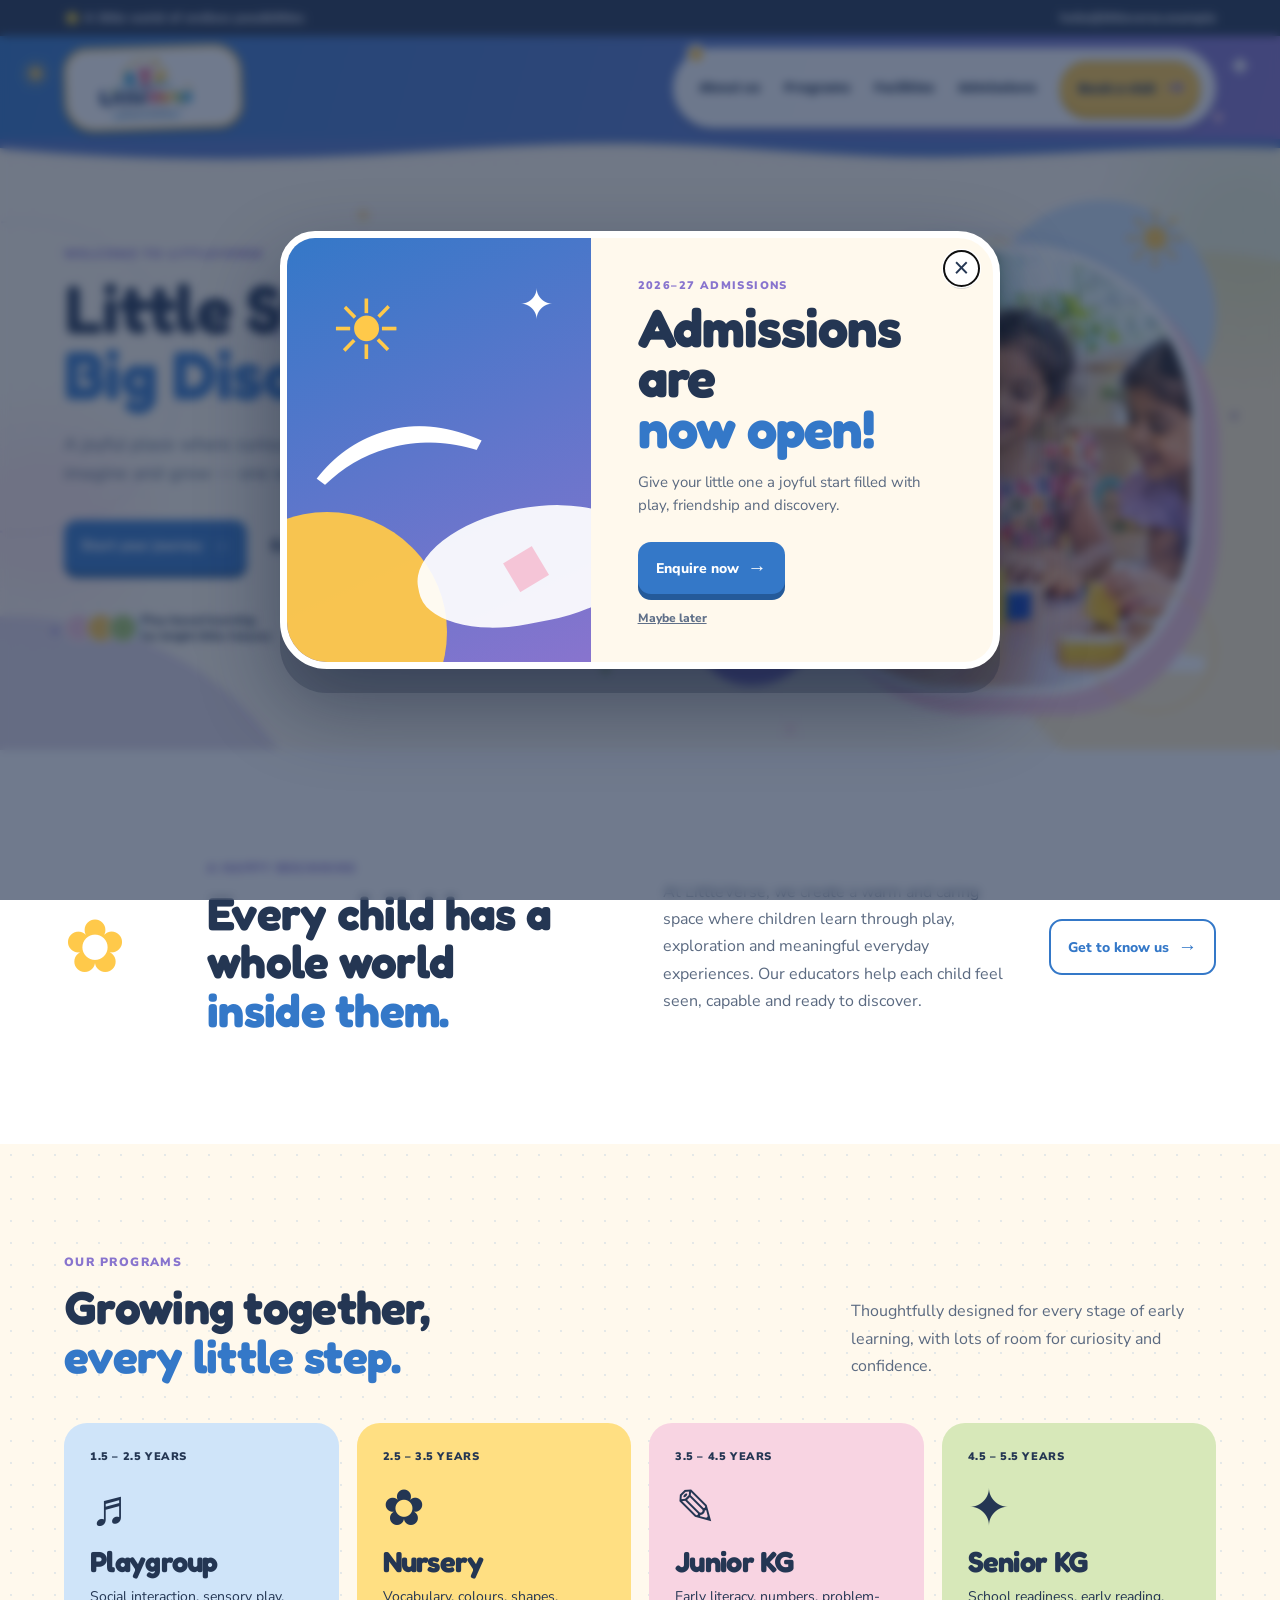
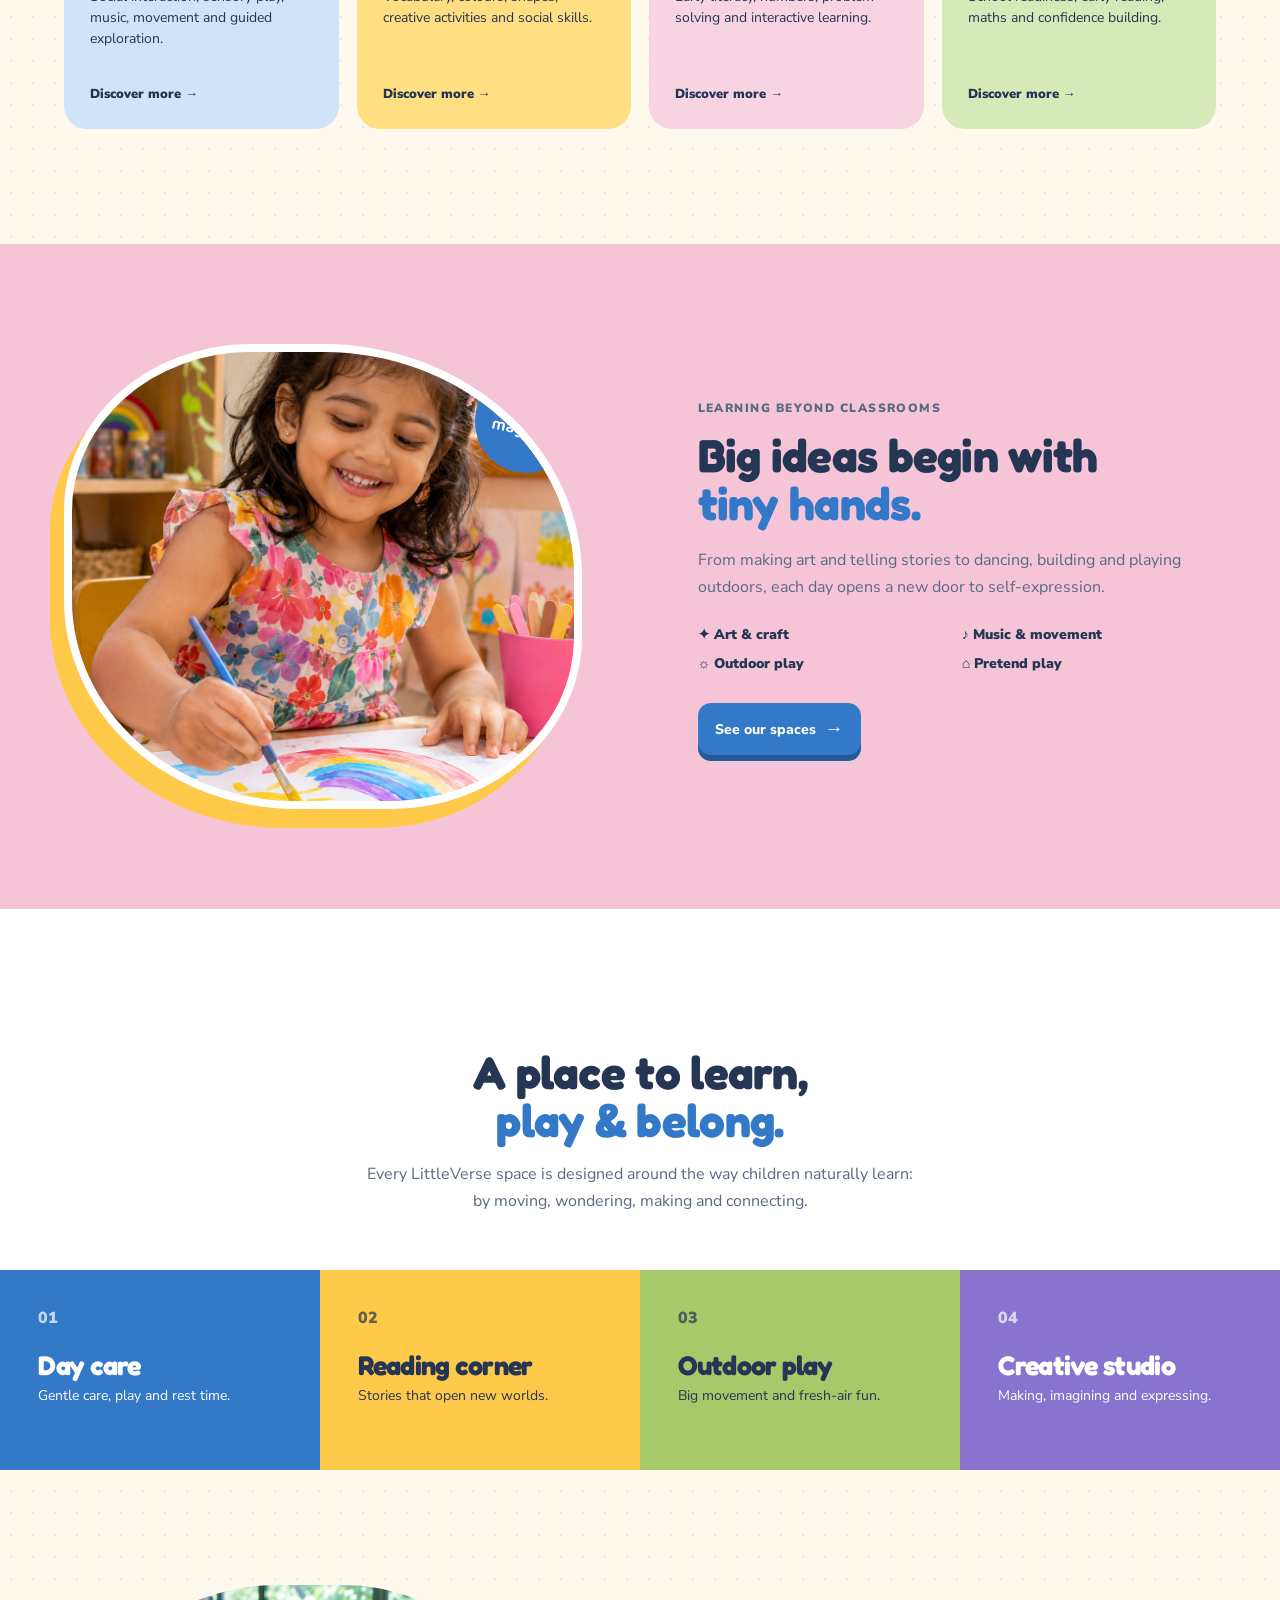
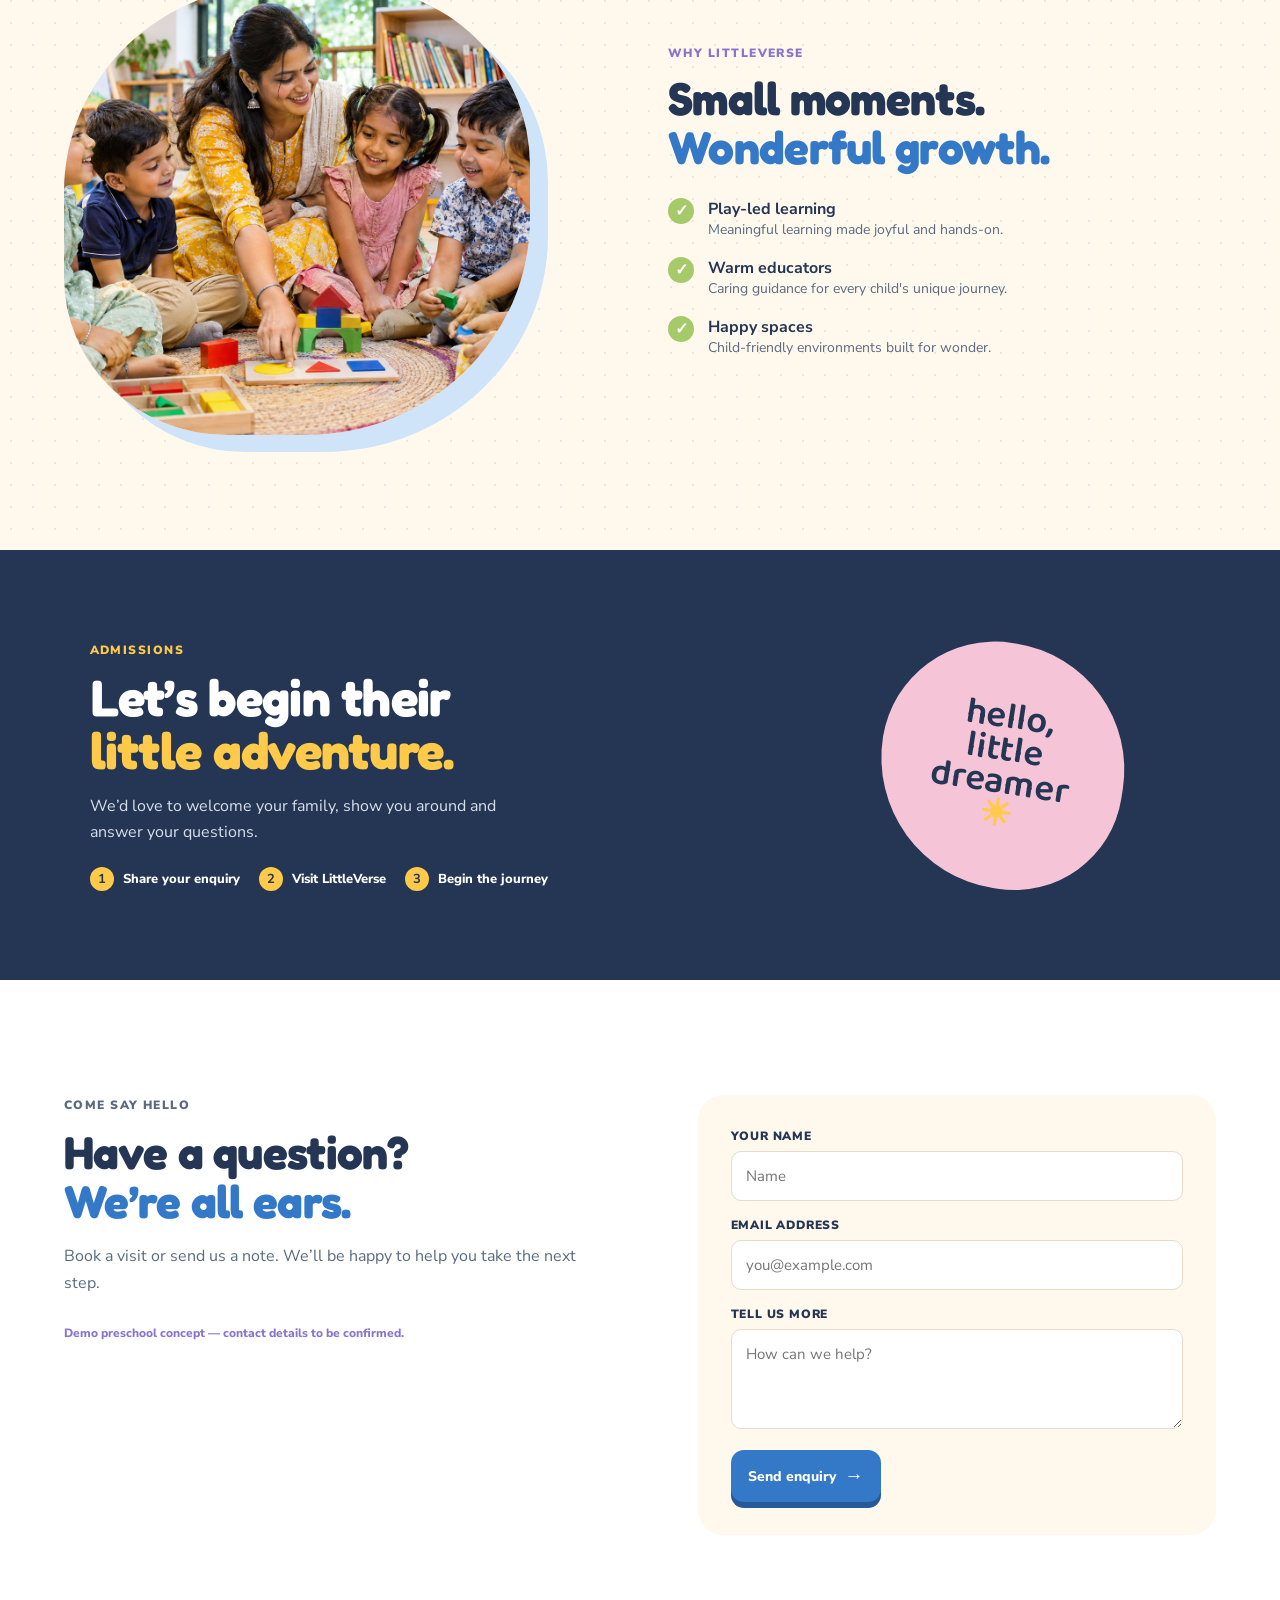
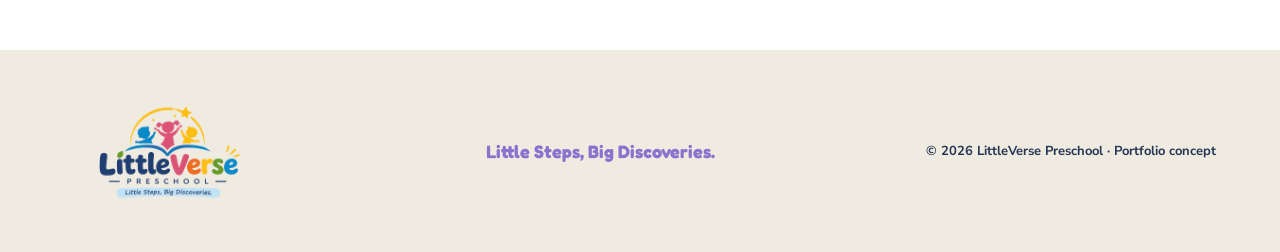
<file: index.html>
<!doctype html>
<html lang="en">
<head>
  <meta charset="UTF-8" />
  <meta name="viewport" content="width=device-width, initial-scale=1.0" />
  <meta name="description" content="LittleVerse Preschool — Little Steps, Big Discoveries." />
  <title>LittleVerse Preschool | Little Steps, Big Discoveries</title>
  <link rel="icon" href="assets/favicon.svg" type="image/svg+xml" />
  <link rel="preconnect" href="https://fonts.googleapis.com" />
  <link rel="preconnect" href="https://fonts.gstatic.com" crossorigin />
  <link href="https://fonts.googleapis.com/css2?family=Baloo+2:wght@500;600;700;800&family=Fredoka:wght@500;600;700&family=Nunito+Sans:wght@400;600;700;800&display=swap" rel="stylesheet" />
  <link rel="stylesheet" href="styles.css" />
  <link rel="stylesheet" href="logo.css" />
  <link rel="stylesheet" href="motion.css" />
  <link rel="stylesheet" href="motion-plus.css" />
  <link rel="stylesheet" href="mobile.css" />
  <link rel="stylesheet" href="header-kids.css" />
  <link rel="stylesheet" href="admission-popup.css" />
  <link rel="stylesheet" href="preloader.css" />
</head>
<body>
  <div class="ambient-blobs" aria-hidden="true"></div>
  <div class="site-preloader" id="site-preloader" role="status" aria-live="polite" aria-label="Loading LittleVerse Preschool">
    <div class="preloader-sky" aria-hidden="true"><span>✦</span><span>●</span><span>✿</span><span>✦</span></div>
    <div class="preloader-logo-wrap"><span class="preloader-orbit orbit-one" aria-hidden="true">✦</span><span class="preloader-orbit orbit-two" aria-hidden="true">●</span><img src="assets/littleverse-logo.png" alt="LittleVerse Preschool" class="preloader-logo" /></div>
    <p><span class="preloader-dot"></span> Preparing little discoveries</p>
  </div>
  <div class="admission-modal" id="admission-modal" role="dialog" aria-modal="true" aria-labelledby="admission-title" aria-hidden="true">
    <div class="admission-modal__backdrop" data-close-modal></div>
    <section class="admission-modal__card">
      <button class="admission-modal__close" type="button" aria-label="Close admission announcement" data-close-modal>×</button>
      <div class="admission-modal__art" aria-hidden="true"><span class="modal-sun">☀</span><span class="modal-star">✦</span><span class="modal-rainbow">⌒</span><span class="modal-kite">◆</span></div>
      <div class="admission-modal__content">
        <p class="admission-modal__label">2026–27 admissions</p>
        <h2 id="admission-title">Admissions are<br><em>now open!</em></h2>
        <p>Give your little one a joyful start filled with play, friendship and discovery.</p>
        <a class="button admission-modal__cta" href="#contact" data-admission-cta>Enquire now <span>→</span></a>
        <button class="admission-modal__later" type="button" data-close-modal>Maybe later</button>
      </div>
    </section>
  </div>
  <div class="topbar"><span>🌟 A little world of endless possibilities</span><a href="mailto:hello@littleverse.example">hello@littleverse.example</a></div>
  <header class="site-header">
    <span class="header-doodle doodle-sun" aria-hidden="true">☀</span>
    <span class="header-doodle doodle-star" aria-hidden="true">✦</span>
    <span class="header-doodle doodle-heart" aria-hidden="true">♥</span>
    <a class="logo logo-image" href="#home" aria-label="LittleVerse home"><img src="assets/littleverse-logo.png" alt="LittleVerse Preschool" /></a>
    <button class="menu-toggle" aria-label="Open navigation" aria-expanded="false">☰</button>
    <nav><a href="#about">About us</a><a href="#programs">Programs</a><a href="#facilities">Facilities</a><a href="#admissions">Admissions</a><a class="nav-cta" href="#contact">Book a visit <b>→</b></a></nav>
  </header>

  <main id="home">
    <section class="hero">
      <span class="scribble star">✦</span><span class="scribble dot">●</span><span class="scribble loop">⌇</span>
      <div class="hero-copy"><p class="eyebrow">Welcome to LittleVerse</p><h1>Little Steps,<br><em>Big Discoveries.</em></h1><p class="lead">A joyful place where curious young minds explore, play, imagine and grow — one wonderful day at a time.</p><div class="hero-actions"><a class="button primary" href="#admissions">Start your journey <span>→</span></a><a class="text-link" href="#programs">Explore programs <span>↗</span></a></div><div class="trust"><div class="faces"><i></i><i></i><i></i></div><span>Play-based learning<br>for bright little futures</span></div></div>
      <div class="hero-visual"><div class="sun">☀</div><div class="cloud c1"></div><div class="cloud c2"></div><div class="hero-photo"><img src="assets/indian-kids-building-blocks.png" alt="Indian preschool children building blocks together" /></div><div class="shape shape-blue"></div><div class="shape shape-yellow"></div><div class="paint-tag">Explore<br>with joy! <b>↗</b></div></div>
    </section>

    <section id="about" class="intro section"><div class="mini-illustration">✿</div><div><p class="eyebrow">A happy beginning</p><h2>Every child has a whole world <em>inside them.</em></h2></div><p>At LittleVerse, we create a warm and caring space where children learn through play, exploration and meaningful everyday experiences. Our educators help each child feel seen, capable and ready to discover.</p><a class="button outline" href="#contact">Get to know us <span>→</span></a></section>

    <section id="programs" class="programs section"><div class="section-heading"><div><p class="eyebrow">Our programs</p><h2>Growing together,<br><em>every little step.</em></h2></div><p>Thoughtfully designed for every stage of early learning, with lots of room for curiosity and confidence.</p></div><div class="program-grid"><article class="program-card blue"><span class="age">1.5 – 2.5 years</span><div class="program-icon">♬</div><h3>Playgroup</h3><p>Social interaction, sensory play, music, movement and guided exploration.</p><a href="playgroup.html">Discover more <span>→</span></a></article><article class="program-card yellow"><span class="age">2.5 – 3.5 years</span><div class="program-icon">✿</div><h3>Nursery</h3><p>Vocabulary, colours, shapes, creative activities and social skills.</p><a href="nursery.html">Discover more <span>→</span></a></article><article class="program-card pink"><span class="age">3.5 – 4.5 years</span><div class="program-icon">✎</div><h3>Junior KG</h3><p>Early literacy, numbers, problem-solving and interactive learning.</p><a href="junior-kg.html">Discover more <span>→</span></a></article><article class="program-card green"><span class="age">4.5 – 5.5 years</span><div class="program-icon">✦</div><h3>Senior KG</h3><p>School readiness, early reading, maths and confidence building.</p><a href="senior-kg.html">Discover more <span>→</span></a></article></div></section>

    <section class="story section"><div class="story-photo"><img src="assets/indian-kid-painting.png" alt="Indian preschool child painting a rainbow" /><span class="round-sticker">Make<br>magic! ✦</span></div><div class="story-copy"><p class="eyebrow">Learning beyond classrooms</p><h2>Big ideas begin with <em>tiny hands.</em></h2><p>From making art and telling stories to dancing, building and playing outdoors, each day opens a new door to self-expression.</p><div class="activity-list"><span>✦ Art & craft</span><span>♪ Music & movement</span><span>☼ Outdoor play</span><span>⌂ Pretend play</span></div><a class="button primary" href="#facilities">See our spaces <span>→</span></a></div></section>

    <section id="facilities" class="facilities"><div class="section center"><p class="eyebrow">Designed for discovery</p><h2>A place to learn,<br><em>play & belong.</em></h2><p>Every LittleVerse space is designed around the way children naturally learn: by moving, wondering, making and connecting.</p></div><div class="facility-strip"><article><span>01</span><h3>Day care</h3><p>Gentle care, play and rest time.</p></article><article><span>02</span><h3>Reading corner</h3><p>Stories that open new worlds.</p></article><article><span>03</span><h3>Outdoor play</h3><p>Big movement and fresh-air fun.</p></article><article><span>04</span><h3>Creative studio</h3><p>Making, imagining and expressing.</p></article></div></section>

    <section class="why section"><div class="why-image"><img src="assets/indian-preschool-teacher.png" alt="Indian preschool teacher learning with children" /></div><div><p class="eyebrow">Why LittleVerse</p><h2>Small moments.<br><em>Wonderful growth.</em></h2><div class="check-list"><p><b>✓</b><span><strong>Play-led learning</strong>Meaningful learning made joyful and hands-on.</span></p><p><b>✓</b><span><strong>Warm educators</strong>Caring guidance for every child's unique journey.</span></p><p><b>✓</b><span><strong>Happy spaces</strong>Child-friendly environments built for wonder.</span></p></div></div></section>

    <section id="admissions" class="admissions"><div><p class="eyebrow">Admissions</p><h2>Let’s begin their <em>little adventure.</em></h2><p>We’d love to welcome your family, show you around and answer your questions.</p><div class="steps"><span><b>1</b> Share your enquiry</span><span><b>2</b> Visit LittleVerse</span><span><b>3</b> Begin the journey</span></div></div><div class="admission-art"><div>hello,<br>little<br>dreamer <span>☀</span></div></div></section>

    <section id="contact" class="contact section"><div><p class="eyebrow">Come say hello</p><h2>Have a question?<br><em>We’re all ears.</em></h2><p>Book a visit or send us a note. We’ll be happy to help you take the next step.</p><p class="demo-note">Demo preschool concept — contact details to be confirmed.</p></div><form><label>Your name<input type="text" placeholder="Name" /></label><label>Email address<input type="email" placeholder="you@example.com" /></label><label>Tell us more<textarea placeholder="How can we help?"></textarea></label><button class="button primary" type="button">Send enquiry <span>→</span></button></form></section>
  </main>
  <footer><a class="logo logo-image" href="#home"><img src="assets/littleverse-logo.png" alt="LittleVerse Preschool" /></a><p>Little Steps, Big Discoveries.</p><span>© 2026 LittleVerse Preschool · Portfolio concept</span></footer>
  <script src="script.js"></script>
  <script src="motion.js"></script>
  <script src="motion-plus.js"></script>
  <script src="preloader.js"></script>
  <script src="admission-popup.js"></script>
</body>
</html>
</file>
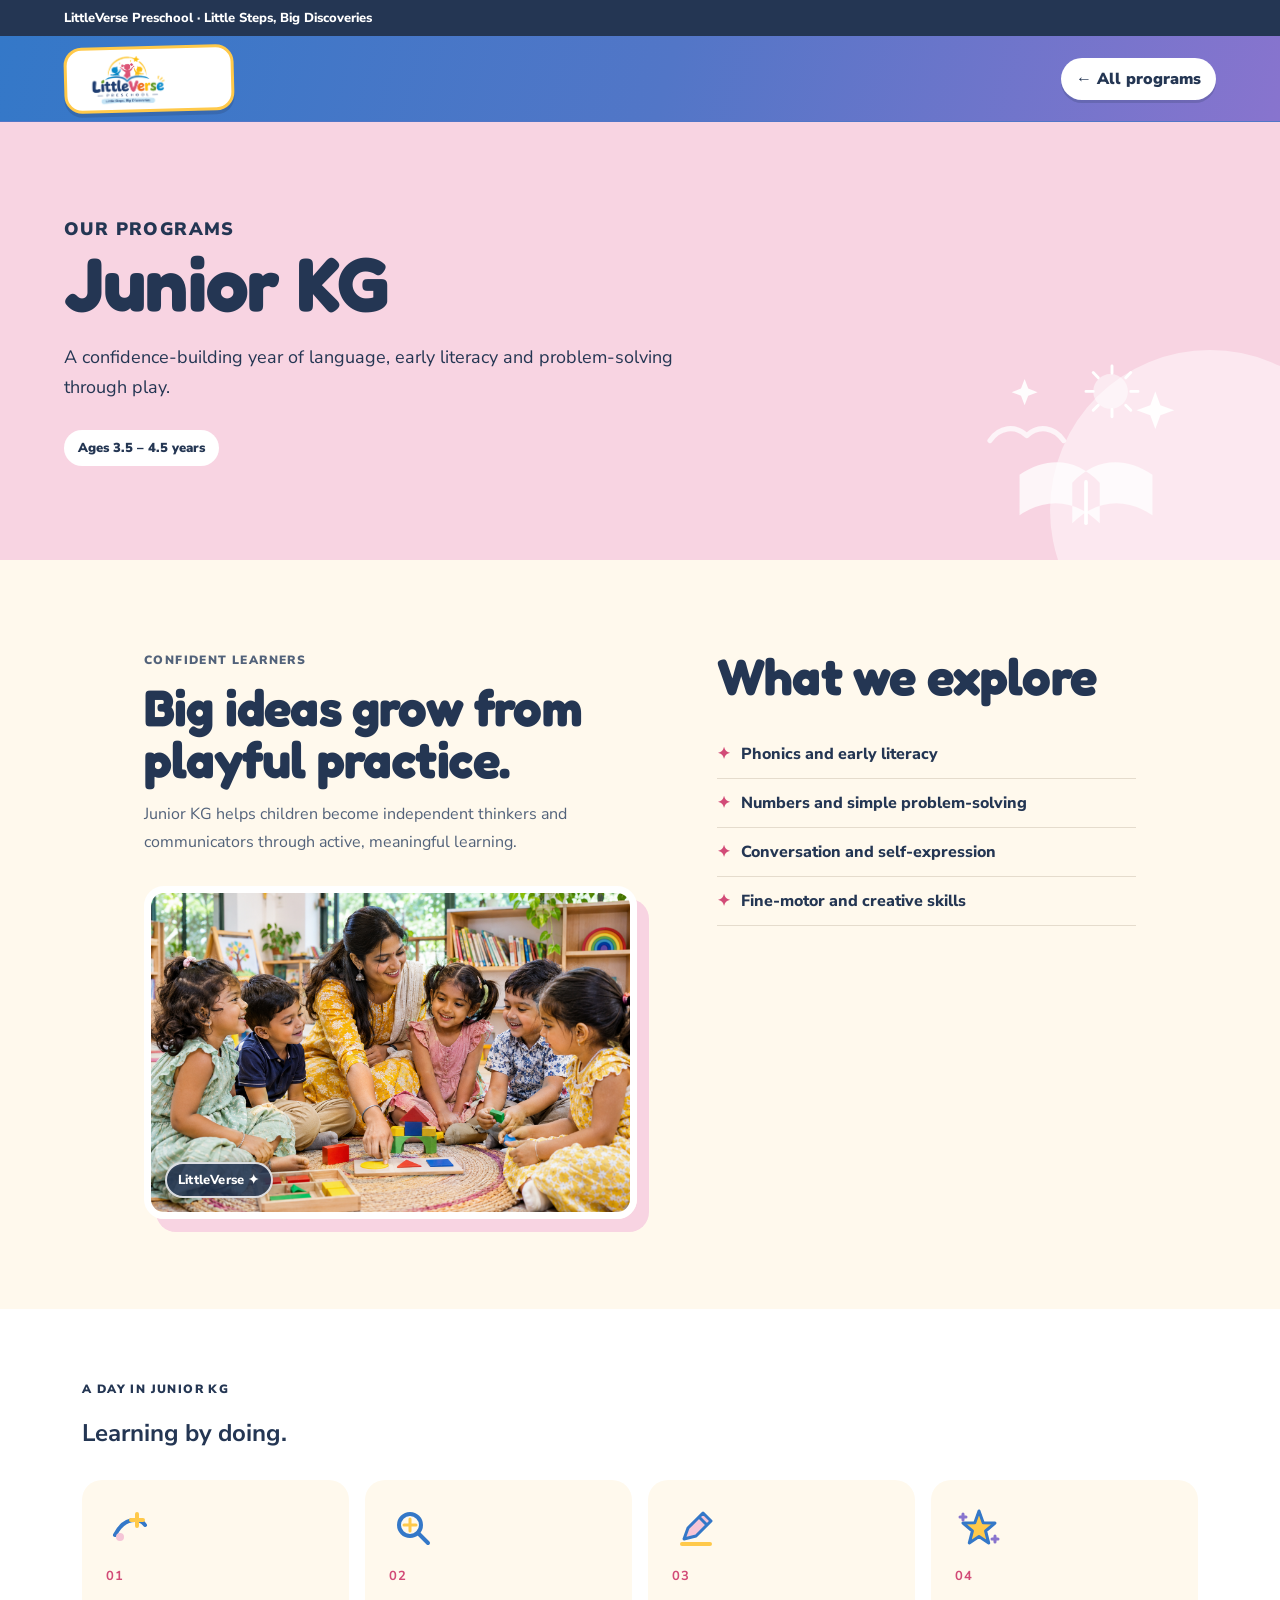
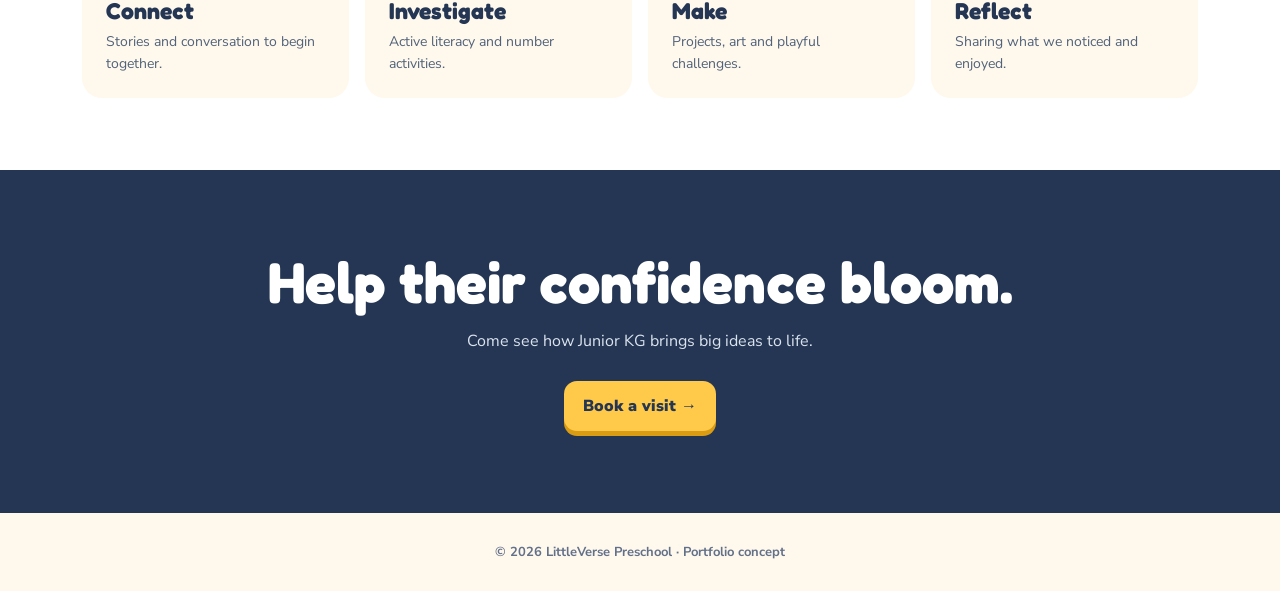
<file: junior-kg.html>
<!doctype html><html lang="en"><head><meta charset="UTF-8"><meta name="viewport" content="width=device-width,initial-scale=1.0"><title>Junior KG | LittleVerse</title><link rel="icon" href="assets/favicon.svg"><link rel="preconnect" href="https://fonts.googleapis.com"><link rel="preconnect" href="https://fonts.gstatic.com" crossorigin><link href="https://fonts.googleapis.com/css2?family=Fredoka:wght@500;600;700&family=Nunito+Sans:wght@400;600;700;800&display=swap" rel="stylesheet"><link rel="stylesheet" href="course.css"></head><body style="--accent:#f8d4e2;--accent-dark:#d24b77"><div class="topbar">LittleVerse Preschool · Little Steps, Big Discoveries</div><header class="header"><a class="logo" href="index.html"><img src="assets/littleverse-logo.png" alt="LittleVerse Preschool"></a><a class="back" href="index.html#programs">← All programs</a></header><main><section class="hero"><p class="eyebrow">Our programs</p><h1>Junior KG</h1><p>A confidence-building year of language, early literacy and problem-solving through play.</p><span class="age">Ages 3.5 – 4.5 years</span></section><section class="section intro"><div><p class="eyebrow">Confident learners</p><h2>Big ideas grow from playful practice.</h2><p>Junior KG helps children become independent thinkers and communicators through active, meaningful learning.</p><figure class="course-photo"><img src="assets/indian-preschool-teacher.png" alt="Indian preschool teacher learning with children"></figure></div><div><h2>What we explore</h2><ul class="highlights"><li>Phonics and early literacy</li><li>Numbers and simple problem-solving</li><li>Conversation and self-expression</li><li>Fine-motor and creative skills</li></ul></div></section><section class="day"><div class="day-inner"><p class="eyebrow">A day in Junior KG</p><h2>Learning by doing.</h2><div class="day-grid"><article class="day-card"><b>01</b><h3>Connect</h3><p>Stories and conversation to begin together.</p></article><article class="day-card"><b>02</b><h3>Investigate</h3><p>Active literacy and number activities.</p></article><article class="day-card"><b>03</b><h3>Make</h3><p>Projects, art and playful challenges.</p></article><article class="day-card"><b>04</b><h3>Reflect</h3><p>Sharing what we noticed and enjoyed.</p></article></div></div></section><section class="cta"><h2>Help their confidence bloom.</h2><p>Come see how Junior KG brings big ideas to life.</p><a class="button" href="index.html#contact">Book a visit →</a></section></main><footer>© 2026 LittleVerse Preschool · Portfolio concept</footer></body></html>
</file>
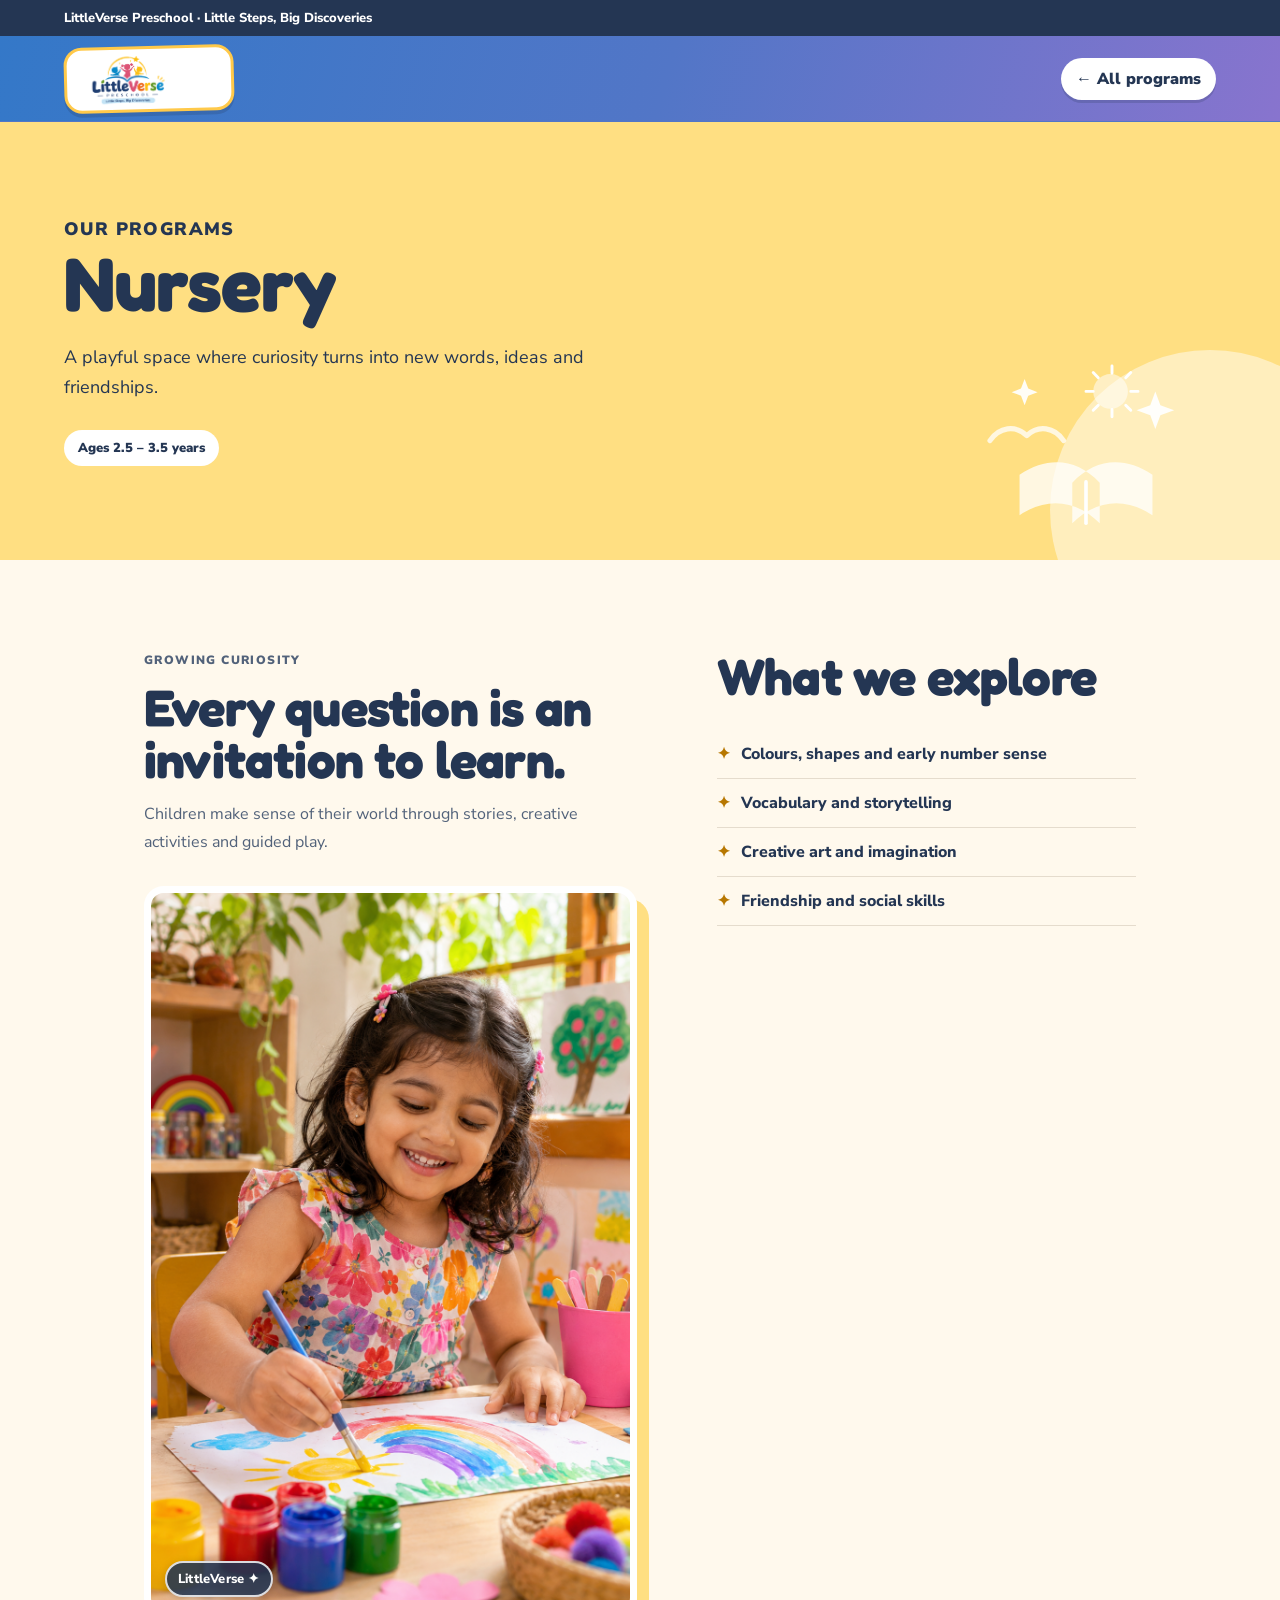
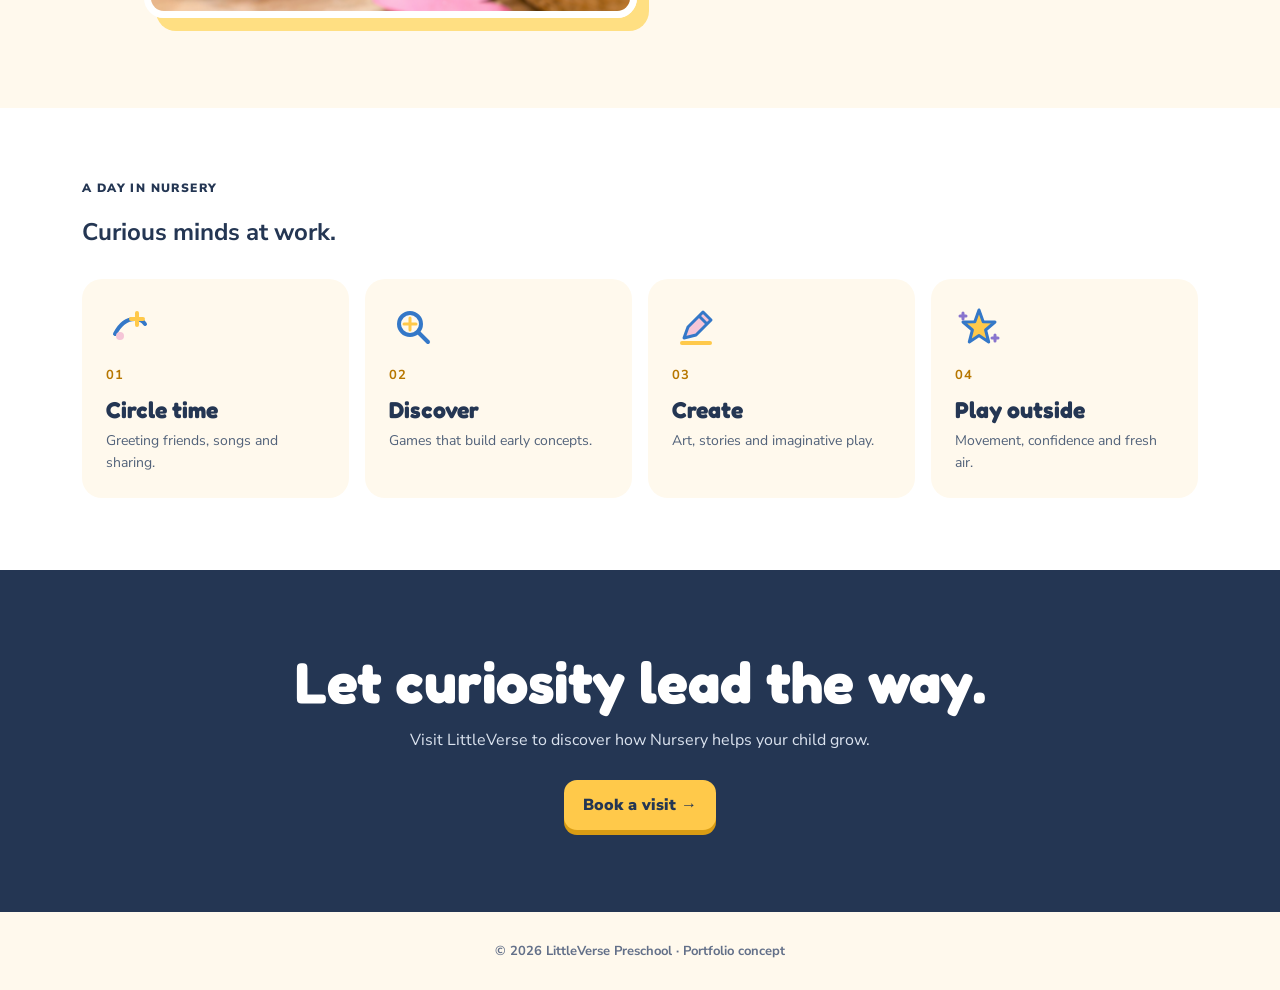
<file: nursery.html>
<!doctype html><html lang="en"><head><meta charset="UTF-8"><meta name="viewport" content="width=device-width,initial-scale=1.0"><title>Nursery | LittleVerse</title><link rel="icon" href="assets/favicon.svg"><link rel="preconnect" href="https://fonts.googleapis.com"><link rel="preconnect" href="https://fonts.gstatic.com" crossorigin><link href="https://fonts.googleapis.com/css2?family=Fredoka:wght@500;600;700&family=Nunito+Sans:wght@400;600;700;800&display=swap" rel="stylesheet"><link rel="stylesheet" href="course.css"></head><body style="--accent:#ffdf82;--accent-dark:#b77700"><div class="topbar">LittleVerse Preschool · Little Steps, Big Discoveries</div><header class="header"><a class="logo" href="index.html"><img src="assets/littleverse-logo.png" alt="LittleVerse Preschool"></a><a class="back" href="index.html#programs">← All programs</a></header><main><section class="hero"><p class="eyebrow">Our programs</p><h1>Nursery</h1><p>A playful space where curiosity turns into new words, ideas and friendships.</p><span class="age">Ages 2.5 – 3.5 years</span></section><section class="section intro"><div><p class="eyebrow">Growing curiosity</p><h2>Every question is an invitation to learn.</h2><p>Children make sense of their world through stories, creative activities and guided play.</p><figure class="course-photo"><img src="assets/indian-kid-painting.png" alt="Indian preschool child painting a rainbow"></figure></div><div><h2>What we explore</h2><ul class="highlights"><li>Colours, shapes and early number sense</li><li>Vocabulary and storytelling</li><li>Creative art and imagination</li><li>Friendship and social skills</li></ul></div></section><section class="day"><div class="day-inner"><p class="eyebrow">A day in Nursery</p><h2>Curious minds at work.</h2><div class="day-grid"><article class="day-card"><b>01</b><h3>Circle time</h3><p>Greeting friends, songs and sharing.</p></article><article class="day-card"><b>02</b><h3>Discover</h3><p>Games that build early concepts.</p></article><article class="day-card"><b>03</b><h3>Create</h3><p>Art, stories and imaginative play.</p></article><article class="day-card"><b>04</b><h3>Play outside</h3><p>Movement, confidence and fresh air.</p></article></div></div></section><section class="cta"><h2>Let curiosity lead the way.</h2><p>Visit LittleVerse to discover how Nursery helps your child grow.</p><a class="button" href="index.html#contact">Book a visit →</a></section></main><footer>© 2026 LittleVerse Preschool · Portfolio concept</footer></body></html>
</file>
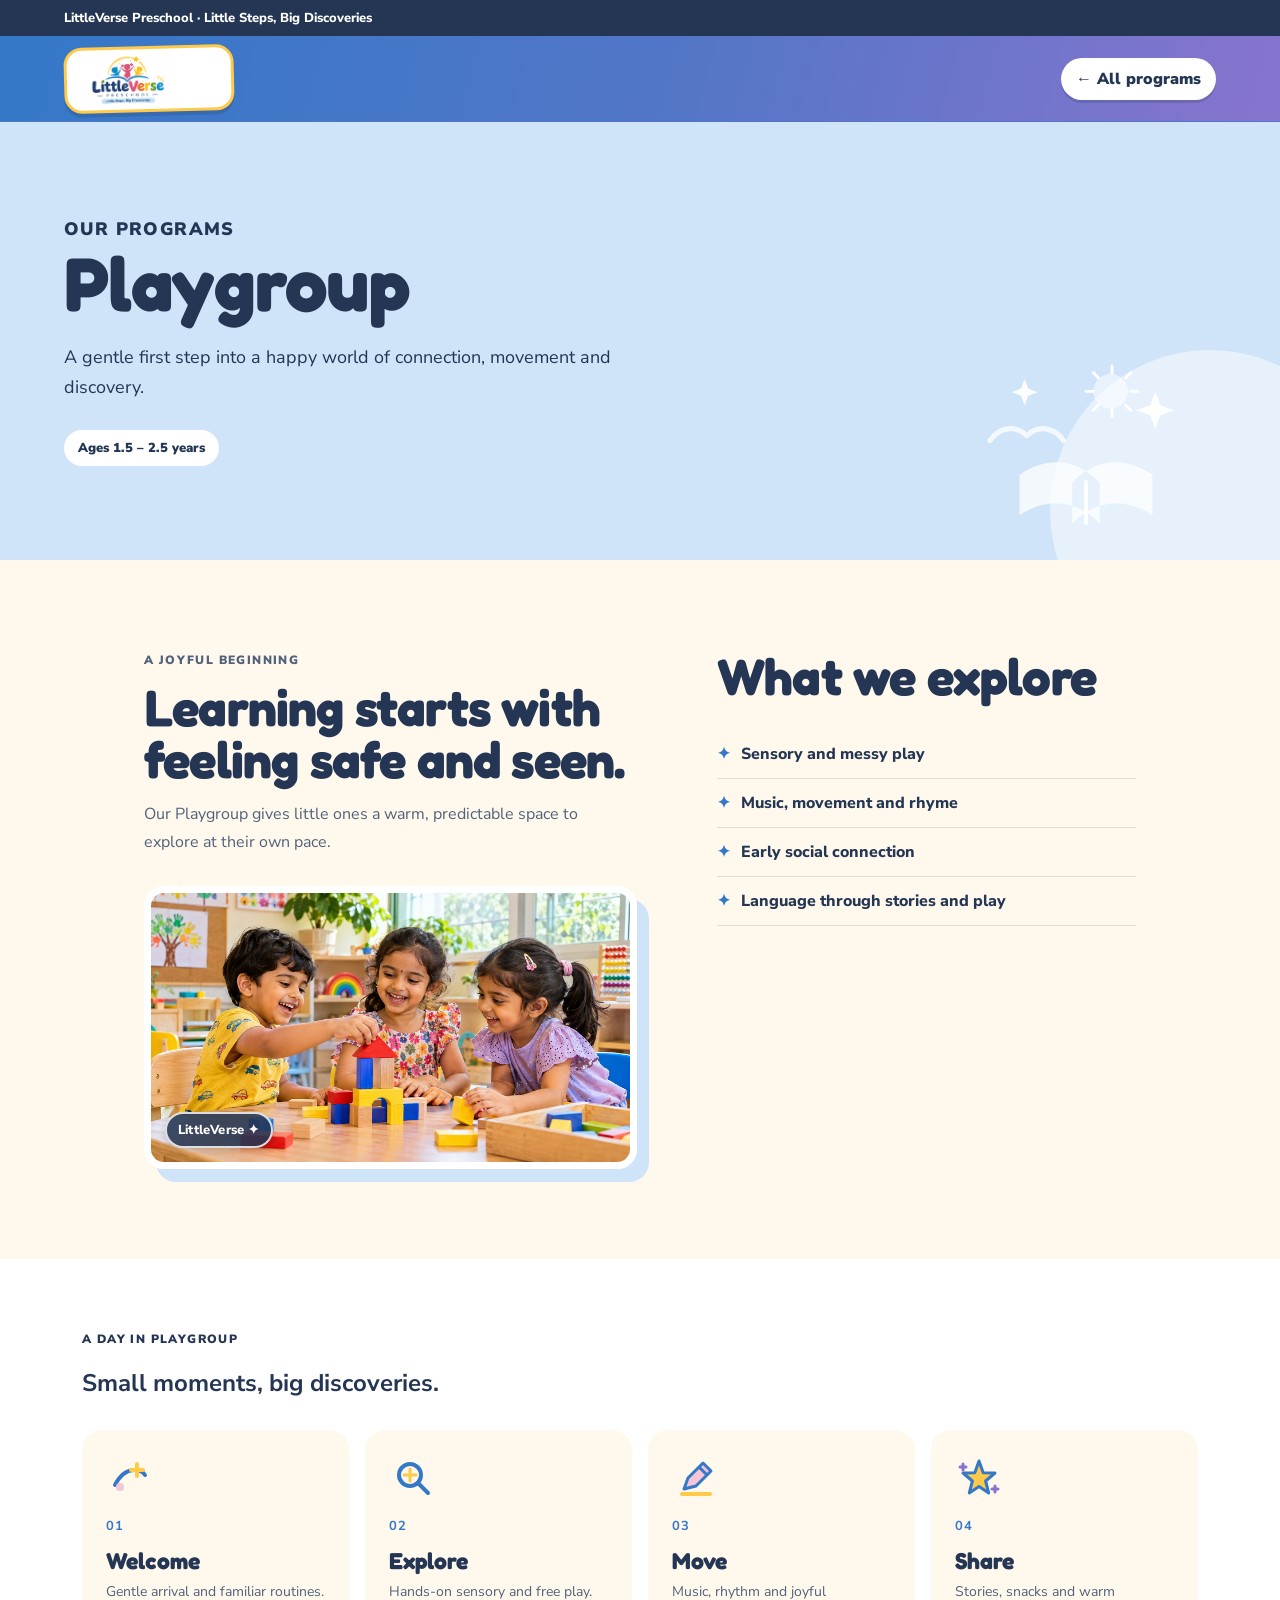
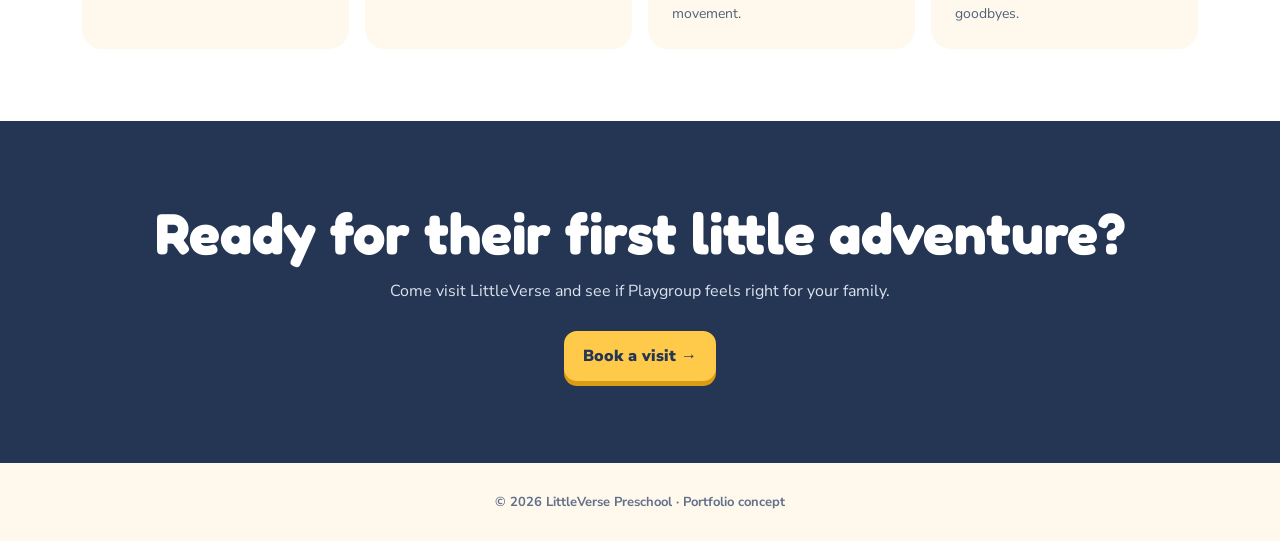
<file: playgroup.html>
<!doctype html><html lang="en"><head><meta charset="UTF-8"><meta name="viewport" content="width=device-width,initial-scale=1.0"><title>Playgroup | LittleVerse</title><link rel="icon" href="assets/favicon.svg"><link rel="preconnect" href="https://fonts.googleapis.com"><link rel="preconnect" href="https://fonts.gstatic.com" crossorigin><link href="https://fonts.googleapis.com/css2?family=Fredoka:wght@500;600;700&family=Nunito+Sans:wght@400;600;700;800&display=swap" rel="stylesheet"><link rel="stylesheet" href="course.css"></head><body style="--accent:#cfe4f9;--accent-dark:#3478C8"><div class="topbar">LittleVerse Preschool · Little Steps, Big Discoveries</div><header class="header"><a class="logo" href="index.html"><img src="assets/littleverse-logo.png" alt="LittleVerse Preschool"></a><a class="back" href="index.html#programs">← All programs</a></header><main><section class="hero"><p class="eyebrow">Our programs</p><h1>Playgroup</h1><p>A gentle first step into a happy world of connection, movement and discovery.</p><span class="age">Ages 1.5 – 2.5 years</span></section><section class="section intro"><div><p class="eyebrow">A joyful beginning</p><h2>Learning starts with feeling safe and seen.</h2><p>Our Playgroup gives little ones a warm, predictable space to explore at their own pace.</p><figure class="course-photo"><img src="assets/indian-kids-building-blocks.png" alt="Indian preschool children playing with building blocks"></figure></div><div><h2>What we explore</h2><ul class="highlights"><li>Sensory and messy play</li><li>Music, movement and rhyme</li><li>Early social connection</li><li>Language through stories and play</li></ul></div></section><section class="day"><div class="day-inner"><p class="eyebrow">A day in Playgroup</p><h2>Small moments, big discoveries.</h2><div class="day-grid"><article class="day-card"><b>01</b><h3>Welcome</h3><p>Gentle arrival and familiar routines.</p></article><article class="day-card"><b>02</b><h3>Explore</h3><p>Hands-on sensory and free play.</p></article><article class="day-card"><b>03</b><h3>Move</h3><p>Music, rhythm and joyful movement.</p></article><article class="day-card"><b>04</b><h3>Share</h3><p>Stories, snacks and warm goodbyes.</p></article></div></div></section><section class="cta"><h2>Ready for their first little adventure?</h2><p>Come visit LittleVerse and see if Playgroup feels right for your family.</p><a class="button" href="index.html#contact">Book a visit →</a></section></main><footer>© 2026 LittleVerse Preschool · Portfolio concept</footer></body></html>
</file>
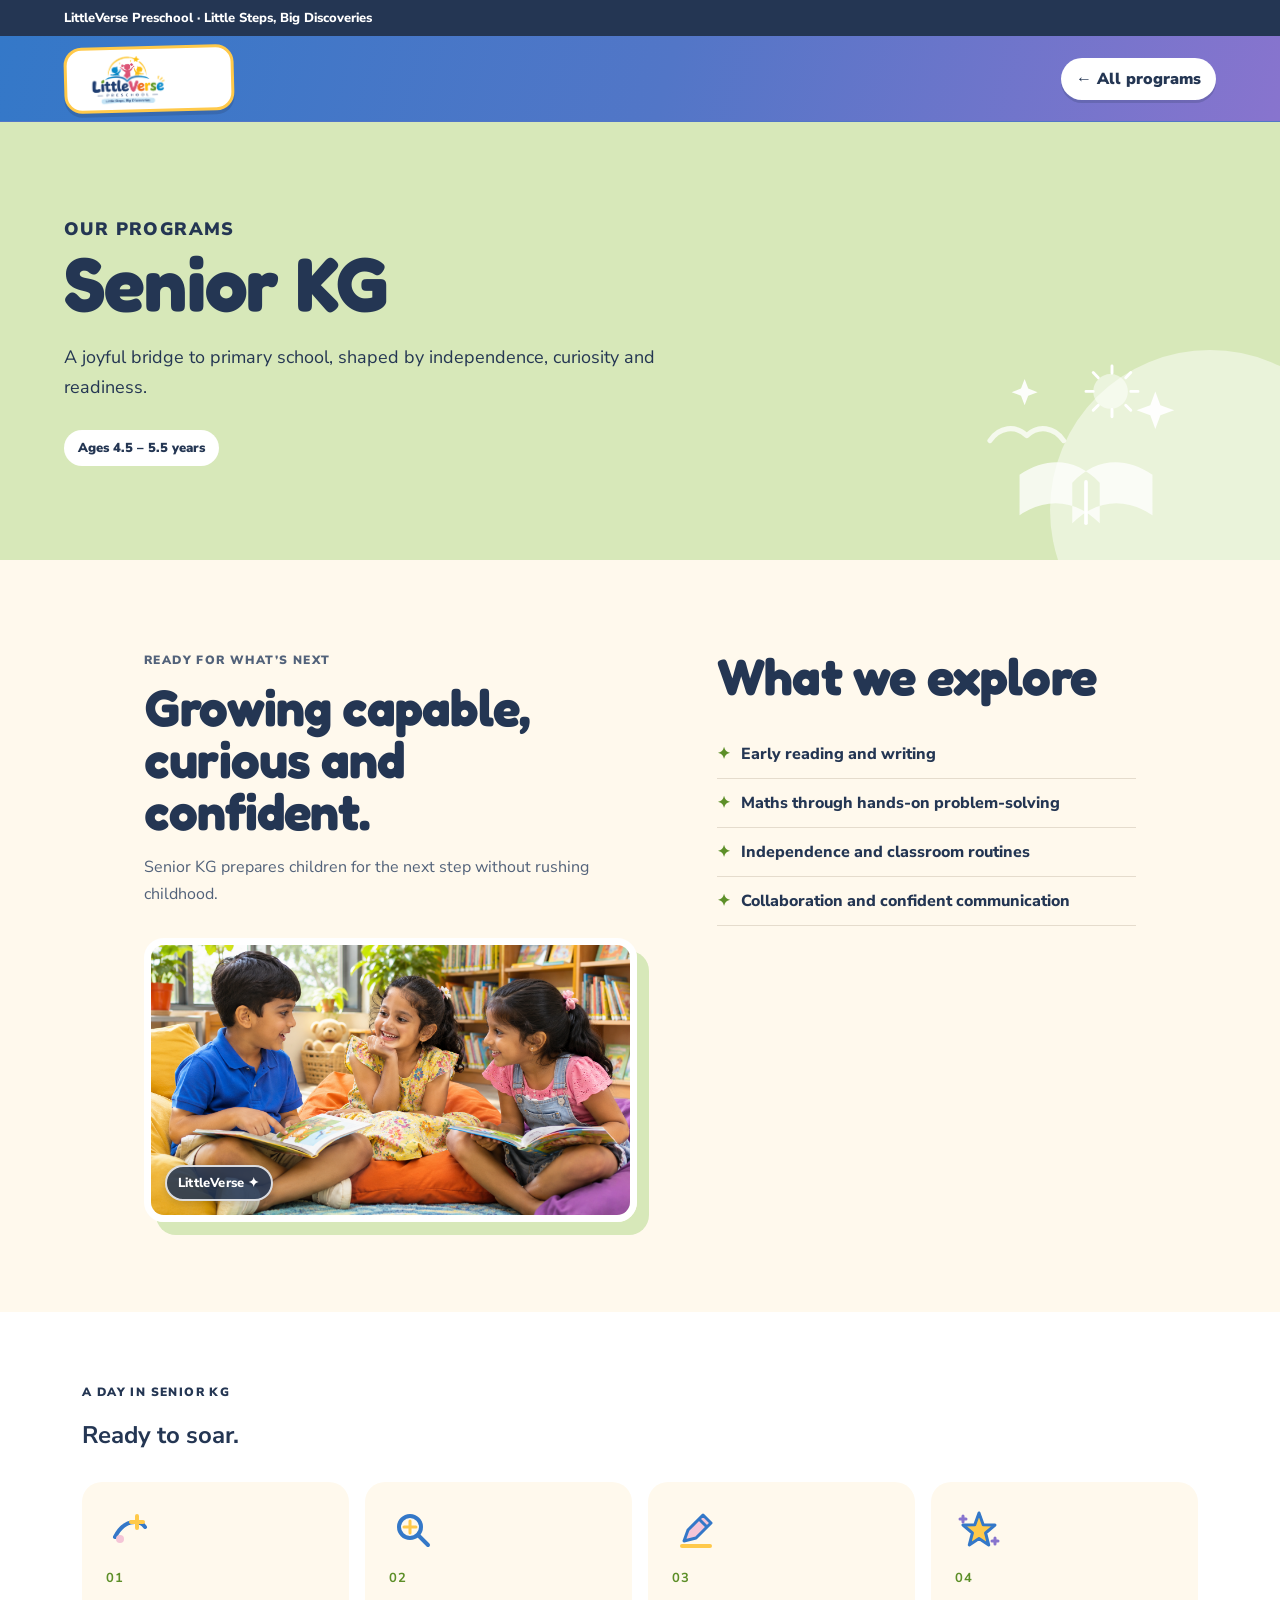
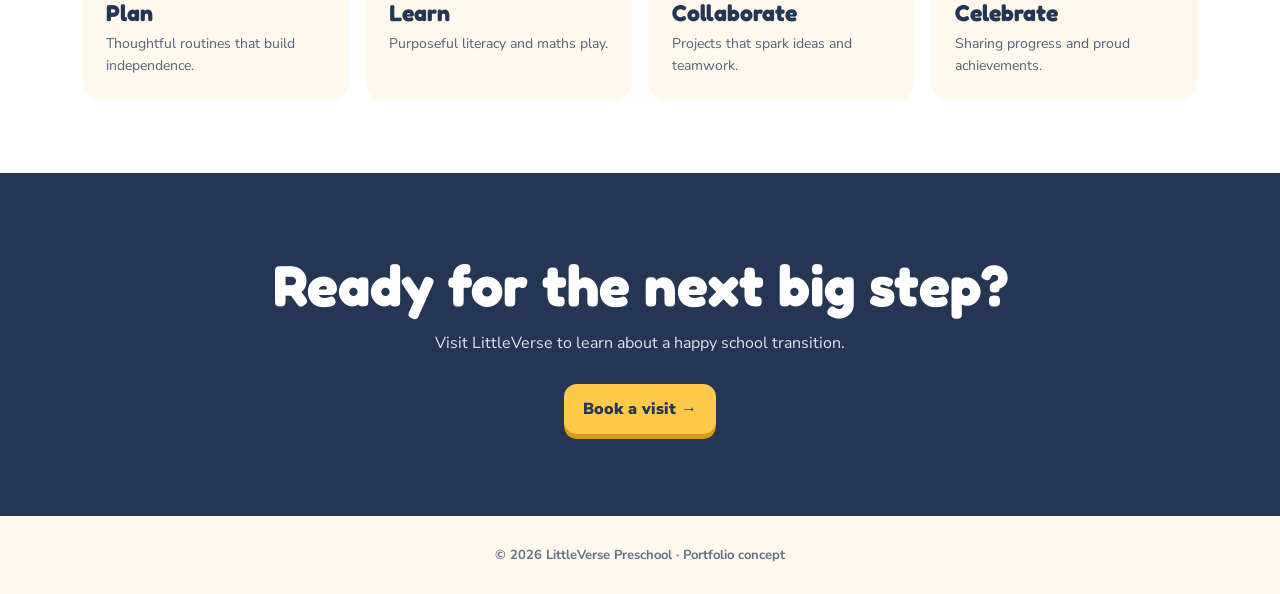
<file: senior-kg.html>
<!doctype html><html lang="en"><head><meta charset="UTF-8"><meta name="viewport" content="width=device-width,initial-scale=1.0"><title>Senior KG | LittleVerse</title><link rel="icon" href="assets/favicon.svg"><link rel="preconnect" href="https://fonts.googleapis.com"><link rel="preconnect" href="https://fonts.gstatic.com" crossorigin><link href="https://fonts.googleapis.com/css2?family=Fredoka:wght@500;600;700&family=Nunito+Sans:wght@400;600;700;800&display=swap" rel="stylesheet"><link rel="stylesheet" href="course.css"></head><body style="--accent:#d7e8b9;--accent-dark:#5d8f28"><div class="topbar">LittleVerse Preschool · Little Steps, Big Discoveries</div><header class="header"><a class="logo" href="index.html"><img src="assets/littleverse-logo.png" alt="LittleVerse Preschool"></a><a class="back" href="index.html#programs">← All programs</a></header><main><section class="hero"><p class="eyebrow">Our programs</p><h1>Senior KG</h1><p>A joyful bridge to primary school, shaped by independence, curiosity and readiness.</p><span class="age">Ages 4.5 – 5.5 years</span></section><section class="section intro"><div><p class="eyebrow">Ready for what’s next</p><h2>Growing capable, curious and confident.</h2><p>Senior KG prepares children for the next step without rushing childhood.</p><figure class="course-photo"><img src="assets/indian-kids-reading.png" alt="Indian preschool children reading picture books"></figure></div><div><h2>What we explore</h2><ul class="highlights"><li>Early reading and writing</li><li>Maths through hands-on problem-solving</li><li>Independence and classroom routines</li><li>Collaboration and confident communication</li></ul></div></section><section class="day"><div class="day-inner"><p class="eyebrow">A day in Senior KG</p><h2>Ready to soar.</h2><div class="day-grid"><article class="day-card"><b>01</b><h3>Plan</h3><p>Thoughtful routines that build independence.</p></article><article class="day-card"><b>02</b><h3>Learn</h3><p>Purposeful literacy and maths play.</p></article><article class="day-card"><b>03</b><h3>Collaborate</h3><p>Projects that spark ideas and teamwork.</p></article><article class="day-card"><b>04</b><h3>Celebrate</h3><p>Sharing progress and proud achievements.</p></article></div></div></section><section class="cta"><h2>Ready for the next big step?</h2><p>Visit LittleVerse to learn about a happy school transition.</p><a class="button" href="index.html#contact">Book a visit →</a></section></main><footer>© 2026 LittleVerse Preschool · Portfolio concept</footer></body></html>
</file>
<file: styles.css>
:root{--blue:#3478C8;--purple:#8874CE;--yellow:#FFC94A;--green:#A6C96A;--pink:#F5C5D7;--cream:#FFF9ED;--navy:#243653;--white:#fff;--body:'Nunito Sans',sans-serif;--heading:'Fredoka',sans-serif}*{box-sizing:border-box}html{scroll-behavior:smooth}body{margin:0;background:var(--cream);color:var(--navy);font-family:var(--body);font-size:16px}.topbar{background:var(--navy);color:#fff;padding:9px max(5vw,24px);font-size:13px;font-weight:700;display:flex;justify-content:space-between}.topbar a{color:#fff;text-decoration:none}.site-header{height:90px;display:flex;align-items:center;justify-content:space-between;padding:0 max(5vw,24px);background:rgba(255,249,237,.9);backdrop-filter:blur(12px);position:sticky;top:0;z-index:5;border-bottom:1px solid rgba(36,54,83,.08)}.logo{display:flex;align-items:center;gap:9px;color:var(--navy);text-decoration:none;font:bold 23px/17px var(--heading)}.logo>span:last-child>span{color:var(--purple)}.logo small{display:block;font:700 9px/10px var(--body);letter-spacing:1.4px;text-transform:uppercase}.logo-mark{width:39px;height:39px;border-radius:50% 50% 48% 52%;display:grid;place-items:center;background:var(--yellow);font-size:15px;transform:rotate(-8deg);color:var(--navy)}nav{display:flex;align-items:center;gap:29px}nav>a{color:var(--navy);font-weight:800;text-decoration:none;font-size:14px}.nav-cta,.button{border-radius:13px;padding:13px 17px!important}.nav-cta{background:var(--blue);color:#fff!important}.nav-cta b,.button span{margin-left:9px;font-size:19px}.menu-toggle{display:none;border:0;background:none;font-size:25px;color:var(--navy)}.section,.hero{padding-left:max(5vw,24px);padding-right:max(5vw,24px)}.hero{min-height:610px;display:grid;grid-template-columns:1.05fr .95fr;align-items:center;gap:50px;overflow:hidden;position:relative;background:radial-gradient(circle at 78% 20%,#f9e8b4 0 2%,transparent 2.2%),radial-gradient(circle at 10% 80%,#d3e4f7 0 1%,transparent 1.2%)}.hero-copy{max-width:605px;position:relative;z-index:1}.eyebrow{font-weight:900;color:var(--purple);text-transform:uppercase;font-size:12px;letter-spacing:1.45px;margin:0 0 13px}.hero h1,h2,h3{font-family:var(--heading);letter-spacing:-.7px;overflow-wrap:break-word;word-break:break-word}.hero h1{font-size:clamp(38px,5.3vw,78px);line-height:.98;margin:0 0 22px}.hero h1 em,h2 em{font-style:normal;color:var(--blue)}.lead{font-size:18px;line-height:1.65;max-width:510px;color:#52627a}.hero-actions{display:flex;align-items:center;gap:24px;margin-top:31px}.button{display:inline-flex;align-items:center;background:var(--blue);color:#fff;text-decoration:none;border:0;font:800 14px var(--body);cursor:pointer;box-shadow:0 6px 0 #245a9a}.button:hover{transform:translateY(2px);box-shadow:0 4px 0 #245a9a}.text-link{font-weight:900;color:var(--navy);text-decoration:none}.trust{display:flex;align-items:center;gap:11px;margin-top:40px;font-size:12px;font-weight:800;line-height:1.35}.faces{display:flex}.faces i{display:block;width:30px;height:30px;border:2px solid var(--cream);border-radius:50%;margin-right:-8px;background-size:cover;background-position:center}.faces i:nth-child(1){background-color:var(--pink)}.faces i:nth-child(2){background-color:var(--yellow)}.faces i:nth-child(3){background-color:var(--green)}.hero-visual{height:500px;position:relative}.hero-photo{position:absolute;width:82%;height:90%;right:3%;bottom:0;border-radius:45% 42% 36% 42%/39% 40% 42% 48%;overflow:hidden;border:8px solid #fff;box-shadow:20px 20px 0 var(--pink)}.hero-photo img,.story-photo img,.why-image img{width:100%;height:100%;object-fit:cover}.shape{position:absolute;border-radius:50%;z-index:-1}.shape-blue{width:230px;height:230px;background:#cde1f5;right:0;top:5px}.shape-yellow{width:80px;height:80px;background:var(--yellow);left:2%;bottom:14%;border-radius:44% 56% 48% 52%}.sun{position:absolute;right:5%;top:-7px;color:var(--yellow);font-size:78px;z-index:1}.cloud{position:absolute;background:#fff;border-radius:99px;height:22px;width:72px}.cloud:before,.cloud:after{content:"";position:absolute;bottom:0;border-radius:50%;background:#fff}.cloud:before{width:31px;height:31px;left:15px}.cloud:after{width:22px;height:22px;left:39px}.c1{left:-1%;top:14%}.c2{right:0;bottom:4%;transform:scale(.7)}.paint-tag{position:absolute;left:0;bottom:2%;width:125px;height:125px;background:var(--purple);color:#fff;display:grid;place-content:center;text-align:center;border-radius:50% 48% 52% 46%;font:600 19px/20px 'Baloo 2';transform:rotate(-11deg);z-index:1}.paint-tag b{color:var(--yellow)}.scribble{position:absolute;font-size:45px;color:var(--yellow)}.star{left:48%;top:20%}.dot{left:4%;bottom:18%;font-size:13px;color:var(--purple)}.loop{left:46%;bottom:9%;font-size:60px;color:var(--green)}.intro{padding-top:110px;padding-bottom:110px;display:grid;grid-template-columns:110px 1.2fr 1fr auto;gap:33px;align-items:center;background:#fff}.intro h2,.section h2{font-size:clamp(34px,3.6vw,54px);line-height:1.05;margin:0}.intro>p,.section-heading>p,.story-copy>p,.contact>div>p{line-height:1.7;color:#5b6a81}.mini-illustration{font-size:74px;color:var(--yellow);transform:rotate(-12deg)}.outline{background:transparent;color:var(--blue);box-shadow:none;border:2px solid var(--blue)}.programs{padding-top:110px;padding-bottom:115px}.section-heading{display:flex;justify-content:space-between;align-items:end;gap:30px;margin-bottom:43px}.section-heading>p{max-width:365px;margin:0}.program-grid{display:grid;grid-template-columns:repeat(4,1fr);gap:18px}.program-card{min-height:306px;padding:26px;border-radius:23px;display:flex;flex-direction:column}.program-card .age{font-size:11px;font-weight:900;text-transform:uppercase;letter-spacing:.6px}.program-icon{font:50px/1 'Baloo 2';margin:22px 0 8px}.program-card h3{font-size:29px;margin:0}.program-card p{font-size:14px;line-height:1.5;margin:7px 0 20px}.program-card a{font-weight:900;text-decoration:none;color:var(--navy);margin-top:auto;font-size:13px}.program-card.blue{background:#cfe4f9}.program-card.yellow{background:#ffdf82}.program-card.pink{background:#f8d4e2}.program-card.green{background:#d7e8b9}.story{padding-top:100px;padding-bottom:100px;background:var(--pink);display:grid;grid-template-columns:1fr 1fr;gap:10%;align-items:center;overflow:hidden}.story-photo{height:465px;border-radius:36% 50% 37% 45%;overflow:hidden;position:relative;border:8px solid #fff;box-shadow:-14px 19px 0 var(--yellow)}.round-sticker{position:absolute;right:-4px;top:18px;width:103px;height:103px;border-radius:50%;display:grid;place-content:center;text-align:center;background:var(--blue);color:#fff;font:600 17px/17px 'Baloo 2';transform:rotate(12deg)}.story-copy h2{margin:0 0 19px}.activity-list{display:grid;grid-template-columns:1fr 1fr;gap:10px;margin:24px 0 30px;font-weight:900;font-size:14px}.facilities{padding:110px 0 0;background:#fff}.center{text-align:center;max-width:690px;margin:auto}.center>p:last-child{line-height:1.7;color:#5b6a81}.facility-strip{margin-top:55px;display:grid;grid-template-columns:repeat(4,1fr)}.facility-strip article{padding:37px max(3vw,20px);min-height:200px}.facility-strip article:nth-child(1){background:var(--blue);color:#fff}.facility-strip article:nth-child(2){background:var(--yellow)}.facility-strip article:nth-child(3){background:var(--green)}.facility-strip article:nth-child(4){background:var(--purple);color:#fff}.facility-strip span{font-weight:900;opacity:.7}.facility-strip h3{font-size:27px;margin:20px 0 5px;overflow-wrap:break-word;word-break:break-word}.facility-strip p{font-size:14px;margin:0}.why{padding-top:115px;padding-bottom:115px;display:grid;grid-template-columns:.85fr 1fr;gap:12%;align-items:center;overflow:hidden}.why-image{height:450px;border-radius:46% 40% 48% 35%;overflow:hidden;box-shadow:18px 17px 0 #cfe4f9}.why h2{margin:0 0 27px}.check-list p{display:flex;gap:14px;align-items:flex-start;margin:17px 0}.check-list b{width:26px;height:26px;display:grid;place-items:center;border-radius:50%;background:var(--green);color:#fff}.check-list span{font-size:14px;color:#5b6a81;line-height:1.4}.check-list strong{display:block;color:var(--navy);font-size:16px}.admissions{padding:90px max(7vw,25px);background:var(--navy);color:#fff;display:grid;grid-template-columns:1fr .6fr;gap:9%;align-items:center}.admissions .eyebrow{color:var(--yellow)}.admissions h2{font-size:clamp(38px,4vw,59px);line-height:1.05;margin:0 0 15px}.admissions h2 em{color:var(--yellow)}.admissions>div>p:not(.eyebrow){color:#d7dfeb;max-width:450px;line-height:1.6}.steps{display:flex;flex-wrap:wrap;gap:19px;margin-top:25px;font-size:13px;font-weight:800}.steps b{background:var(--yellow);color:var(--navy);border-radius:50%;padding:3px 8px;margin-right:5px}.admission-art{min-height:250px;display:grid;place-items:center}.admission-art>div{height:245px;width:245px;border-radius:47% 53% 45% 55%;background:var(--pink);color:var(--navy);display:grid;place-content:center;text-align:center;font:600 37px/33px 'Baloo 2';transform:rotate(9deg)}.admission-art span{color:var(--yellow)}.contact{padding-top:115px;padding-bottom:115px;display:grid;grid-template-columns:1fr 1fr;gap:10%;background:#fff}.contact h2{margin:0 0 18px}.demo-note{font-size:12px;font-weight:800;color:var(--purple)!important;margin-top:25px!important}form{padding:33px;border-radius:25px;background:var(--cream)}label{display:block;font-size:12px;font-weight:900;text-transform:uppercase;letter-spacing:.8px;margin-bottom:16px}input,textarea{display:block;width:100%;margin-top:7px;padding:14px;background:#fff;border:1px solid #e5dccd;border-radius:10px;font:15px var(--body);resize:vertical}textarea{min-height:100px}form button{margin-top:5px}footer{padding:45px max(5vw,24px);background:#f0ebe1;display:flex;align-items:center;justify-content:space-between;gap:20px;font-size:13px;font-weight:700}footer p{margin:0;color:var(--purple);font-family:var(--heading);font-size:18px}@media(max-width:850px){nav{display:none}.menu-toggle{display:block}.site-header nav.open{display:flex;position:absolute;top:90px;left:0;right:0;background:var(--cream);padding:25px;flex-direction:column;align-items:flex-start;box-shadow:0 10px 15px #24365318}.hero{grid-template-columns:1fr;padding-top:70px;overflow:hidden}.hero-visual{height:390px;overflow:hidden}.intro{grid-template-columns:70px 1fr;gap:20px}.intro>p{grid-column:1/-1}.intro .outline{grid-column:1/-1;width:max-content}.program-grid{grid-template-columns:repeat(2,1fr)}.program-card:nth-child(2n){transform:none}.story,.why,.contact{grid-template-columns:1fr;gap:45px}.story{overflow:hidden}.why{overflow:hidden}.story-copy{order:-1}.facility-strip{grid-template-columns:repeat(2,1fr)}.admissions{grid-template-columns:1fr}.admission-art{display:none}}@media(max-width:540px){.topbar{font-size:10px}.hero{min-height:auto;gap:10px;overflow:hidden}.hero h1{font-size:clamp(38px,11.5vw,52px)}.hero-visual{height:350px;overflow:hidden}.hero-photo{height:82%}.intro{padding-top:70px;padding-bottom:70px}.mini-illustration{font-size:50px}.section-heading{display:block}.section-heading>p{margin-top:20px}.program-grid,.facility-strip{grid-template-columns:1fr}.program-card{min-height:250px}.program-card:nth-child(2n){transform:none}.story,.why,.contact{padding-top:75px;padding-bottom:75px}.story-photo,.why-image{height:330px}.facility-strip article{min-height:150px}.admissions{padding-top:70px;padding-bottom:70px}footer{align-items:flex-start;flex-direction:column}.hero-actions{gap:15px}.text-link{font-size:13px}}
</file>
<file: logo.css>
.logo-image {
  width: 178px;
  height: 72px;
}

.logo-image img {
  width: 100%;
  height: 100%;
  object-fit: contain;
  object-position: left center;
}

footer .logo-image {
  width: 210px;
  height: 112px;
}

@media (max-width: 540px) {
  .logo-image { width: 142px; height: 65px; }
  footer .logo-image { width: min(175px, 54vw); height: auto; }
}
</file>
<file: motion.css>
/* Ambient movement: soft and deliberately unobtrusive.                       */
/* The blobs sit inside .ambient-blobs which is position:fixed + overflow:hidden */
/* so their negative left/right offsets can NEVER widen the scrollable area.  */

.ambient-blobs {
  position: fixed;
  inset: 0;
  overflow: hidden;
  pointer-events: none;
  z-index: -1;
}

.ambient-blobs::before,
.ambient-blobs::after {
  content: "";
  position: absolute;
  pointer-events: none;
  border-radius: 50%;
  filter: blur(2px);
  opacity: .42;
}

.ambient-blobs::before {
  width: 280px;
  height: 280px;
  background: radial-gradient(circle, rgba(245,197,215,.7) 0 20%, transparent 66%);
  left: -100px;
  top: 42%;
  animation: ambient-drift 14s ease-in-out infinite alternate;
}

.ambient-blobs::after {
  width: 330px;
  height: 330px;
  background: radial-gradient(circle, rgba(166,201,106,.5) 0 16%, transparent 68%);
  right: -130px;
  top: 8%;
  animation: ambient-drift 18s -5s ease-in-out infinite alternate-reverse;
}

.hero::before,
.hero::after {
  content: "";
  position: absolute;
  pointer-events: none;
  border-radius: 50%;
  border: 2px dashed rgba(136,116,206,.20);
}

.hero::before {
  height: 310px;
  width: 310px;
  left: -135px;
  top: 80px;
  animation: slow-spin 28s linear infinite;
}

.hero::after {
  height: 120px;
  width: 120px;
  right: 5%;
  bottom: 38px;
  border-color: rgba(255,201,74,.75);
  animation: slow-spin 13s linear infinite reverse;
}

.hero .star { animation: twinkle 2.6s ease-in-out infinite; }
.hero .dot { animation: bounce-dot 3.3s ease-in-out infinite; }
.hero .loop { animation: sway 4.8s ease-in-out infinite; transform-origin: bottom center; }
.sun { animation: sun-pop 4.5s ease-in-out infinite; transform-origin: center; }
.cloud { animation: cloud-float 7s ease-in-out infinite alternate; }
.c2 { animation-delay: -3.5s; }
.shape-blue { animation: liquid-shift 8s ease-in-out infinite; }
.shape-yellow { animation: bounce-dot 4.4s -1s ease-in-out infinite; }
.paint-tag { animation: tag-wiggle 5s ease-in-out infinite; }
.hero-photo { animation: photo-breathe 6s ease-in-out infinite; }
.program-card { transition: transform .35s ease, box-shadow .35s ease; }
.program-card:hover { transform: translateY(-10px) rotate(-1deg); box-shadow: 0 18px 28px rgba(36,54,83,.13); }
.facility-strip article { transition: transform .35s ease, filter .35s ease; }
.facility-strip article:hover { transform: translateY(-8px); filter: saturate(1.08); }

/* Scroll-reveal is enabled only once JavaScript has loaded. */
.motion-ready .reveal {
  opacity: 0;
  transform: translateY(30px) scale(.985);
  transition: opacity .72s cubic-bezier(.2,.7,.2,1), transform .72s cubic-bezier(.2,.7,.2,1);
  transition-delay: var(--reveal-delay, 0ms);
}

.motion-ready .reveal.from-left { transform: translateX(-38px); }
.motion-ready .reveal.from-right { transform: translateX(38px); }
.motion-ready .reveal.is-visible { opacity: 1; transform: none; }

@keyframes ambient-drift { to { transform: translate(55px, -45px) scale(1.17); } }
@keyframes slow-spin { to { transform: rotate(360deg); } }
@keyframes twinkle { 0%,100% { transform: scale(.8) rotate(-8deg); opacity:.65; } 50% { transform: scale(1.2) rotate(16deg); opacity:1; } }
@keyframes bounce-dot { 0%,100% { transform: translateY(0) rotate(0); } 50% { transform: translateY(-17px) rotate(14deg); } }
@keyframes sway { 0%,100% { transform: rotate(-7deg); } 50% { transform: rotate(9deg) translateY(-7px); } }
@keyframes sun-pop { 0%,100% { transform: rotate(-8deg) scale(1); } 50% { transform: rotate(9deg) scale(1.09); } }
@keyframes cloud-float { to { transform: translateX(30px) translateY(-10px); } }
@keyframes liquid-shift { 0%,100% { transform: scale(1) rotate(0); border-radius:50%; } 50% { transform: scale(1.08) rotate(12deg); border-radius:42% 58% 54% 46%; } }
@keyframes tag-wiggle { 0%,100% { transform: rotate(-11deg) translateY(0); } 50% { transform: rotate(-5deg) translateY(-10px); } }
@keyframes photo-breathe { 0%,100% { transform: translateY(0) rotate(0); } 50% { transform: translateY(-7px) rotate(.6deg); } }

@media (prefers-reduced-motion: reduce) {
  *, *::before, *::after { animation-duration: .01ms !important; animation-iteration-count: 1 !important; scroll-behavior: auto !important; transition-duration: .01ms !important; }
  .motion-ready .reveal { opacity: 1; transform: none; }
  .ambient-blobs { display: none; }
}

/* On narrow viewports the fixed ambient blobs sit inside .ambient-blobs      */
/* which already has overflow:hidden, so they cannot bleed into scroll width.  */
/* Still shrink them slightly for perf on small screens.                       */
@media (max-width: 540px) {
  .ambient-blobs::before { width: 200px; height: 200px; }
  .ambient-blobs::after  { width: 240px; height: 240px; }
}
</file>
<file: motion-plus.css>
/* A more expressive, child-like moving backdrop. */
body {
  background-color: var(--cream);
  background-image: radial-gradient(rgba(52,120,200,.13) 1.1px, transparent 1.1px);
  background-size: 22px 22px;
}

.magic-background {
  position: fixed;
  z-index: -1;
  inset: 0;
  overflow: hidden;
  pointer-events: none;
}

.magic-background::before,
.magic-background::after {
  content: "";
  position: absolute;
  width: min(46vw, 540px);
  aspect-ratio: 1;
  border-radius: 44% 56% 61% 39% / 43% 45% 55% 57%;
  filter: blur(1px);
  opacity: .24;
}

.magic-background::before {
  background: var(--purple);
  left: -18vw;
  bottom: -20vw;
  animation: blob-orbit 21s ease-in-out infinite alternate;
}

.magic-background::after {
  background: var(--yellow);
  right: -17vw;
  bottom: 12vh;
  animation: blob-orbit 27s -8s ease-in-out infinite alternate-reverse;
}

.magic-particle {
  position: absolute;
  display: grid;
  place-items: center;
  width: var(--size);
  height: var(--size);
  color: var(--particle-color);
  font-size: calc(var(--size) * .75);
  opacity: .55;
  animation: particle-dance var(--speed) var(--delay) ease-in-out infinite alternate;
}

.hero { isolation: isolate; }
.hero::selection { background: var(--yellow); }
.hero-copy { animation: hero-copy-in .9s .12s both cubic-bezier(.18,.8,.25,1); }
.hero-visual { animation: hero-art-in 1s .25s both cubic-bezier(.18,.8,.25,1); }

.hero-visual::before {
  content: "";
  position: absolute;
  inset: 7% 4% 5% 9%;
  border: 2px solid rgba(52,120,200,.22);
  border-radius: 50% 45% 48% 52%;
  animation: orbit-outline 16s linear infinite;
}

.hero-photo::after {
  content: "";
  position: absolute;
  inset: 0;
  background: linear-gradient(135deg, rgba(255,255,255,.24), transparent 37%, rgba(136,116,206,.13));
  pointer-events: none;
}

.program-card:nth-child(2n) { transform: translateY(22px); }
.program-card:nth-child(2n):hover { transform: translateY(12px) rotate(1deg); }
.program-card .program-icon { animation: icon-bop 3.8s ease-in-out infinite; }
.program-card:nth-child(2) .program-icon { animation-delay: -.8s; }
.program-card:nth-child(3) .program-icon { animation-delay: -1.9s; }
.program-card:nth-child(4) .program-icon { animation-delay: -2.7s; }

.section-heading h2 em,
.intro h2 em,
.story h2 em,
.why h2 em,
.admissions h2 em,
.contact h2 em {
  display: inline-block;
  animation: word-wobble 5s ease-in-out infinite;
}

.story-photo { animation: photo-float 5s ease-in-out infinite; }
.why-image { animation: photo-float 6s -2s ease-in-out infinite; }
.admission-art { animation: admission-float 5.5s ease-in-out infinite; }

/* Enhanced reveals: panels rise up as though they are placed on the page.    */
/* NOTE: translateX reveals are intentionally kept modest so they cannot      */
/* widen the scrollable area while the element is in its off-screen state.    */
/* The parent html/body overflow-x:hidden in mobile.css acts as a safety net. */
.motion-ready .reveal {
  transform: translateY(54px) rotate(1.5deg) scale(.94);
  filter: blur(5px);
  transition: opacity .78s cubic-bezier(.18,.8,.25,1), transform .78s cubic-bezier(.18,.8,.25,1), filter .65s ease;
}
.motion-ready .reveal.from-left { transform: translateX(-50px) rotate(-2deg) scale(.94); }
.motion-ready .reveal.from-right { transform: translateX(50px) rotate(2deg) scale(.94); }
.motion-ready .reveal.is-visible { transform: none; filter: blur(0); }

@keyframes blob-orbit {
  0% { transform: translate(0,0) rotate(0deg) scale(1); border-radius:44% 56% 61% 39% / 43% 45% 55% 57%; }
  50% { transform: translate(12vw,-8vh) rotate(100deg) scale(1.17); border-radius:62% 38% 47% 53% / 58% 38% 62% 42%; }
  100% { transform: translate(23vw,5vh) rotate(220deg) scale(.93); border-radius:38% 62% 55% 45% / 42% 60% 40% 58%; }
}
@keyframes particle-dance {
  0% { transform: translate3d(0,0,0) rotate(0deg) scale(.7); opacity:.2; }
  55% { opacity:.7; }
  100% { transform: translate3d(var(--move-x),var(--move-y),0) rotate(170deg) scale(1.13); opacity:.32; }
}
@keyframes hero-copy-in { from { opacity:0; transform:translateX(-35px) } to { opacity:1; transform:none } }
@keyframes hero-art-in { from { opacity:0; transform:translate(35px,20px) scale(.9) } to { opacity:1; transform:none } }
@keyframes hero-art-in-mobile { from { opacity:0; transform:translateY(20px) scale(.9) } to { opacity:1; transform:none } }
@keyframes hero-copy-in-mobile { from { opacity:0; transform:translateY(30px) } to { opacity:1; transform:none } }
@keyframes orbit-outline { to { transform: rotate(360deg) scale(.96); } }
@keyframes icon-bop { 0%,100% { transform:rotate(-5deg) translateY(0) } 50% { transform:rotate(8deg) translateY(-8px) } }
@keyframes word-wobble { 0%,100% { transform:rotate(0) } 50% { transform:rotate(-1.8deg) translateY(-2px) } }
@keyframes photo-float { 0%,100% { transform:translateY(0) rotate(0) } 50% { transform:translateY(-12px) rotate(-.8deg) } }
@keyframes admission-float { 0%,100% { transform:translateY(0) rotate(0) } 50% { transform:translateY(-14px) rotate(3deg) } }

@media (max-width:850px) {
  .program-card:nth-child(2n) { transform:none; }
  /* Replace horizontal entrance animations with vertical-only to prevent     */
  /* the in-flight transformed element from widening the scrollable area.     */
  .hero-copy { animation-name: hero-copy-in-mobile; }
  .hero-visual { animation-name: hero-art-in-mobile; }
}
@media (prefers-reduced-motion: reduce) { .magic-background { display:none; } }
</file>
<file: mobile.css>
/* Purposeful phone and tablet layout overrides. Loaded last by design. */

/* ─── Global overflow guard ───────────────────────────────────────────────── */
/* Clip the scrollable document, not the viewport, so fixed/sticky elements   */
/* still work correctly. This catches any decorative element that escapes its  */
/* container without hiding individual scroll-driven reveals prematurely.      */
html, body {
  max-width: 100%;
  overflow-x: hidden;
}

/* Scroll-reveal transforms use translateX and must not widen the page while   */
/* the element is in its pre-visible (off-screen) state.                       */
.motion-ready .reveal:not(.is-visible) {
  overflow-anchor: none; /* keeps scroll position stable */
}

@media (max-width: 850px) {
  .site-header {
    height: 76px;
    padding-inline: 20px;
  }

  .topbar { padding: 8px 20px; }
  .topbar a { display: none; }
  .logo-image { width: 148px; height: 65px; }

  .menu-toggle {
    width: 45px;
    height: 45px;
    display: grid;
    place-items: center;
    background: var(--yellow);
    border-radius: 13px;
    line-height: 1;
  }

  .site-header nav.open {
    top: 76px;
    padding: 24px 20px 29px;
    gap: 22px;
    border-bottom: 3px solid var(--yellow);
  }

  .site-header nav.open a { font-size: 16px; }
  .site-header nav.open .nav-cta { width: 100%; text-align: center; }

  .hero {
    padding-top: 45px;
    padding-bottom: 38px;
    gap: 0;
    /* Clip hero decorative shapes and entrance animations */
    overflow: hidden;
  }

  .hero-copy { max-width: 100%; }
  .hero h1 { max-width: 100%; }
  .lead { font-size: 16px; }
  .hero-actions { margin-top: 24px; flex-wrap: wrap; }
  .hero .button { min-height: 47px; }
  .trust { margin-top: 28px; }
  /* hero-visual must not exceed viewport width */
  .hero-visual { width: min(100%, 510px); height: 365px; margin: 18px auto 0; overflow: hidden; }
  .hero-photo { width: 80%; height: 85%; right: 6%; }
  .paint-tag { width: 106px; height: 106px; font-size: 16px; line-height: 17px; }
  .sun { font-size: 59px; }

  /* ── intro: keep 2 columns but prevent auto column from overflowing ── */
  .intro { padding: 70px 24px; }
  /* Clamp the auto (button) column so it never exceeds its content */
  .intro .outline { max-width: 100%; white-space: nowrap; }

  .programs { padding-top: 75px; padding-bottom: 84px; }
  .program-grid { gap: 16px; }
  .program-card { min-height: 270px; }
  /* Reset staggered vertical offset so cards don't overflow their grid row */
  .program-card:nth-child(2n) { transform: none; }

  .story, .why, .contact { padding: 75px 24px; }

  /* story-photo: negative box-shadow extends left; clip the section instead  */
  .story { overflow: hidden; }
  .story-photo { box-shadow: -10px 12px 0 var(--yellow); }
  /* why-image: 18px positive shadow extends right; clip the section          */
  .why { overflow: hidden; }
  .why-image { box-shadow: 10px 10px 0 #cfe4f9; }
  /* hero-photo: 20px shadow extends right; reduce to stay within clipped hero */
  .hero-photo { box-shadow: 10px 10px 0 var(--pink); }

  .facilities { padding-top: 75px; }
  .admissions { padding: 70px 24px; }
  .contact form { max-width: 580px; width: 100%; }

  /* Admission art circle: its rotate(9deg) can clip outside on small screens */
  .admission-art > div { width: min(245px, 70vw); height: min(245px, 70vw); }
}

@media (max-width: 540px) {
  body { background-size: 17px 17px; }
  .topbar { justify-content:center; text-align:center; min-height:31px; font-size:10px; }
  .site-header { padding-inline: 15px; }
  .logo-image { width: 132px; height: 58px; }
  .menu-toggle { width: 42px; height: 42px; font-size:23px; }
  .section, .hero { padding-left: 20px; padding-right: 20px; }

  .hero { padding-top: 36px; padding-bottom: 28px; overflow: hidden; }
  .hero h1 { font-size: clamp(38px, 11.5vw, 52px); line-height: .98; }
  .eyebrow { font-size: 10px; margin-bottom: 10px; }
  .lead { font-size: 15px; line-height: 1.58; max-width: 100%; }
  .hero-actions { display:grid; grid-template-columns:1fr; gap:17px; align-items:start; }
  .hero-actions .button { justify-content:center; width:100%; }
  .text-link { padding-left: 5px; }
  .hero-visual { height: 305px; margin-top: 10px; overflow: hidden; }
  /* Reduce the box-shadow offset so it stays within the clipped hero */
  .hero-photo { width: 81%; height: 82%; border-width: 5px; box-shadow: 8px 10px 0 var(--pink); }
  .shape-blue { width: min(165px, 46vw); height: min(165px, 46vw); }
  .shape-yellow { width: 58px; height: 58px; }
  .paint-tag { width: 88px; height:88px; font-size:13px; line-height:14px; }
  /* Keep the dashed orbit rings inside the hero; left value already clips */
  .hero::before { width:200px; height:200px; left:-105px; }
  .hero::after { width:75px; height:75px; right:0; }

  .intro { grid-template-columns: 55px 1fr; padding:62px 20px; gap:13px; }
  .intro .mini-illustration { font-size:43px; }
  .intro h2, .section h2 { font-size:clamp(31px, 9.5vw, 43px); }
  .intro>p { font-size:15px; margin:7px 0; }
  /* Full-width button prevents the auto column from overflowing */
  .outline { width:100%; justify-content:center; }

  .section-heading { margin-bottom:27px; }
  .section-heading>p { font-size:15px; }
  .programs { padding:65px 20px 74px; }
  .program-grid { grid-template-columns:1fr; }
  .program-card { min-height: 238px; padding:23px; }
  /* Reset stagger on single-column layout */
  .program-card:nth-child(2n) { transform:none; }
  .program-card h3 { font-size:28px; }
  .program-card .program-icon { margin:13px 0 3px; }

  .story, .why, .contact { padding:65px 20px; gap:32px; }
  /* story-photo: use full available width minus space for the -20px shadow   */
  /* by applying overflow:hidden on .story and constraining box-shadow        */
  .story-photo {
    height: 295px;
    width: calc(100% - 6px);
    margin-left: 6px;
    /* Bring shadow inward so it stays within the .story overflow:hidden clip */
    box-shadow: -6px 14px 0 var(--yellow);
  }
  .why-image {
    height: 295px;
    width: calc(100% - 6px);
    /* Reduce to stay within .why overflow:hidden clip */
    box-shadow: 6px 10px 0 #cfe4f9;
  }
  .activity-list { grid-template-columns:1fr; margin:20px 0 26px; }
  .story .button { width:100%; justify-content:center; }
  /* round-sticker: pull inside photo bounds to prevent any clip escape */
  .round-sticker { right: 6px; top: 12px; width: 82px; height: 82px; font-size: 14px; line-height: 15px; }
  .facility-strip article { padding:27px 20px; min-height:132px; }
  .facility-strip h3 { margin:11px 0 4px; }

  .admissions { padding:65px 20px; }
  .steps { display:grid; gap:12px; }
  .contact form { padding:23px 18px; }
  input, textarea { font-size:16px; } /* prevents iOS auto-zoom */
  form .button { width:100%; justify-content:center; min-height:49px; }
  footer { padding:35px 20px; }
  footer .logo-image { width: min(178px, 55vw); height: auto; }

  /* Prevent over-busy movement on compact screens without removing the playful feel. */
  .magic-particle:nth-child(n+8) { display:none; }
  .hero .loop, .c2 { display:none; }
}

/* ─── Extra-narrow phones (320 – 360px) ───────────────────────────────────── */
@media (max-width: 390px) {
  .hero h1 { font-size: clamp(36px, 10.5vw, 46px); }
  /* Topbar: stack content to prevent overflow on very narrow screens */
  .topbar { flex-direction: column; gap: 2px; padding: 7px 15px; }
  /* Nav open panel: tighter horizontal inset */
  .site-header nav.open { left: 6px; right: 6px; }
  /* Intro section: collapse to single-column on very narrow screens */
  .intro { grid-template-columns: 1fr; }
  .intro .mini-illustration { display: none; }
  /* Round sticker on story photo: pull it inside to avoid any clipping issues */
  .round-sticker { right: 4px; top: 10px; width: 86px; height: 86px; font-size: 14px; line-height: 15px; }
  /* Hero visual: a touch shorter on 320px to avoid content feeling cramped */
  .hero-visual { height: 265px; }
  /* Reduce paint-tag so it doesn't escape the hero-visual container */
  .paint-tag { width: 76px; height: 76px; font-size: 11px; line-height: 13px; }
  /* Footer logo */
  footer .logo-image { width: min(155px, 48vw); height: auto; }
  /* Admission art */
  .admission-art > div { width: min(200px, 60vw); height: min(200px, 60vw); font-size: clamp(28px, 9vw, 37px); line-height: 1; }
}
</file>
<file: header-kids.css>
/* LittleVerse's playful illustrated navigation bar. */
.site-header {
  height: 104px;
  padding-inline: max(5vw, 24px);
  overflow: visible;
  isolation: isolate;
  background:
    radial-gradient(circle at 16% 25%, rgba(255,255,255,.18) 0 3px, transparent 4px),
    radial-gradient(circle at 77% 70%, rgba(255,255,255,.13) 0 2px, transparent 3px),
    linear-gradient(105deg, #3478C8 0%, #5276c7 52%, #8874CE 100%);
  border-bottom: 0;
  box-shadow: 0 6px 0 rgba(36,54,83,.08);
}

.site-header::before {
  content: "";
  position: absolute;
  z-index: -1;
  left: 0;
  right: 0;
  bottom: -20px;
  height: 21px;
  background: url("data:image/svg+xml,%3Csvg xmlns='http://www.w3.org/2000/svg' viewBox='0 0 1440 40' preserveAspectRatio='none'%3E%3Cpath fill='%235276c7' d='M0 0v17c120 19 240 25 360 17C480 26 600 4 720 8c120 4 240 31 360 26 120-5 240-25 360-17V0z'/%3E%3C/svg%3E") center top / 100% 100% no-repeat;
  filter: drop-shadow(0 4px 2px rgba(36,54,83,.08));
}

.site-header .logo-image {
  position: relative;
  z-index: 1;
  width: 178px;
  height: 84px;
  padding: 4px 9px;
  background: #fff;
  border: 3px solid var(--yellow);
  border-radius: 24px 28px 24px 30px;
  box-shadow: 0 5px 0 rgba(36,54,83,.2);
  transform: rotate(-2deg);
  transition: transform .25s ease;
}

.site-header .logo-image:hover { transform: rotate(1deg) translateY(-2px); }
.site-header .logo-image img { mix-blend-mode: multiply; }

.site-header nav {
  position: relative;
  z-index: 1;
  padding: 10px 13px 10px 23px;
  gap: 24px;
  background: rgba(255,255,255,.96);
  border: 3px solid rgba(255,255,255,.68);
  border-radius: 999px;
  box-shadow: 0 6px 0 rgba(36,54,83,.17);
}

.site-header nav::before {
  content: "";
  position: absolute;
  left: 10px;
  top: -7px;
  width: 14px;
  height: 14px;
  border-radius: 50%;
  background: var(--yellow);
  border: 3px solid #fff;
}

.site-header nav > a {
  position: relative;
  color: var(--navy);
  font-family: 'Baloo 2', cursive;
  font-size: 15px;
  font-weight: 800;
}

.site-header nav > a:not(.nav-cta)::after {
  content: "";
  position: absolute;
  left: 50%;
  bottom: -5px;
  width: 0;
  height: 4px;
  border-radius: 99px;
  background: var(--yellow);
  transform: translateX(-50%) rotate(-2deg);
  transition: width .22s ease;
}

.site-header nav > a:not(.nav-cta):hover::after { width: 80%; }

.site-header .nav-cta {
  padding: 10px 16px !important;
  color: var(--navy) !important;
  background: var(--yellow);
  border: 2px solid #efb821;
  border-radius: 999px;
  box-shadow: 0 3px 0 #d99c13;
  transition: transform .2s ease, box-shadow .2s ease;
}

.site-header .nav-cta:hover { transform: translateY(2px); box-shadow: 0 1px 0 #d99c13; }
.site-header .nav-cta b { display:inline-block; color: var(--purple); transform: scale(1.3); }

.header-doodle {
  position: absolute;
  z-index: 0;
  pointer-events: none;
  font-family: 'Baloo 2', cursive;
  animation: header-bob 4s ease-in-out infinite;
}

.doodle-sun { left: 1.5%; top: 10px; color: var(--yellow); font-size: 38px; transform: rotate(-13deg); }
.doodle-star { right: 2.1%; top: 8px; color: #fff; font-size: 31px; animation-delay: -1.2s; }
.doodle-heart { right: 4.4%; bottom: 6px; color: var(--pink); font-size: 19px; animation-delay: -2.3s; }

@keyframes header-bob { 0%,100% { margin-top:0; } 50% { margin-top:-6px; } }

@media (max-width: 1050px) and (min-width: 851px) {
  .site-header nav { gap: 15px; padding-left: 18px; }
  .site-header nav > a { font-size: 14px; }
  .site-header .logo-image { width: 158px; }
}

@media (max-width: 850px) {
  .site-header { height: 82px; padding-inline: 17px; overflow: hidden; }
  .site-header::before { bottom: -15px; height: 16px; }
  .site-header .logo-image { width: 146px; height: 70px; padding: 3px 6px; border-radius:20px 24px 20px 25px; }
  .site-header .menu-toggle { position:relative; z-index:2; color:var(--navy); background:#fff; border:3px solid var(--yellow); box-shadow:0 4px 0 rgba(36,54,83,.2); }
  /* nav.open is position:absolute so it escapes the header's overflow:hidden; */
  /* the left/right inset keeps it within viewport width.                      */
  .site-header { overflow: visible; }
  .site-header nav.open { top: 82px; left: 10px; right: 10px; padding: 26px 24px 28px; border: 3px solid var(--yellow); border-radius: 0 0 23px 23px; background:#fff; box-shadow:0 10px 0 rgba(36,54,83,.14); }
  .site-header nav.open::before { left: 23px; }
  .site-header nav.open .nav-cta { padding: 13px 16px !important; background:var(--yellow); }
  .doodle-sun { left: auto; right: 77px; top: -3px; font-size:22px; }
  .doodle-star { display:none; }
  .doodle-heart { right: 12px; bottom: 4px; font-size:12px; }
}

@media (max-width: 370px) {
  .site-header .logo-image { width:125px; height:66px; }
  .doodle-sun { display:none; }
}
</file>
<file: admission-popup.css>
.admission-modal {
  position: fixed;
  z-index: 1000;
  inset: 0;
  top: 0;
  left: 0;
  width: 100%;
  height: 100%;
  display: grid;
  place-items: center;
  padding: 20px;
  visibility: hidden;
  opacity: 0;
  pointer-events: none;
  transition: opacity .3s ease, visibility .3s ease;
}

.admission-modal.is-open {
  visibility: visible;
  opacity: 1;
  pointer-events: auto;
}
.admission-modal__backdrop {
  position: absolute;
  inset: 0;
  top: 0;
  left: 0;
  width: 100%;
  height: 100%;
  background: rgba(25,41,71,.62);
  backdrop-filter: blur(5px);
  -webkit-backdrop-filter: blur(5px);
}

.admission-modal__card {
  position:relative;
  z-index:1;
  display:grid;
  grid-template-columns:.86fr 1.14fr;
  width:min(720px,100%);
  min-height:360px;
  overflow:hidden;
  background:var(--cream);
  border:7px solid #fff;
  border-radius:35px 42px 35px 47px;
  box-shadow:0 24px 0 rgba(16,29,53,.23), 0 35px 80px rgba(9,22,48,.42);
  transform:translateY(30px) scale(.91) rotate(-1.5deg);
  transition:transform .52s cubic-bezier(.17,.86,.28,1.25);
}

.admission-modal.is-open .admission-modal__card { transform:translateY(0) scale(1) rotate(0); }
.admission-modal__close { position:absolute; z-index:3; right:14px; top:13px; width:35px; height:35px; border:0; border-radius:50%; background:#fff; color:var(--navy); font-size:27px; line-height:1; cursor:pointer; box-shadow:0 3px 0 rgba(36,54,83,.17); }
.admission-modal__close:hover { background:var(--yellow); }

.admission-modal__art { position:relative; min-height:100%; overflow:hidden; background:linear-gradient(155deg,#3478C8,#8874CE); }
.admission-modal__art::before { content:""; position:absolute; width:240px; height:240px; left:-80px; bottom:-90px; border-radius:50%; background:var(--yellow); opacity:.95; }
.admission-modal__art::after { content:""; position:absolute; width:225px; height:115px; right:-50px; bottom:39px; border-radius:50% 50% 45% 45%; background:#fff; opacity:.92; transform:rotate(-11deg); }
.modal-sun { position:absolute; z-index:1; left:42px; top:37px; color:var(--yellow); font-size:83px; animation:modal-sun-spin 9s linear infinite; }
.modal-star { position:absolute; z-index:2; right:37px; top:39px; color:#fff; font-size:42px; animation:modal-star-pulse 2.3s ease-in-out infinite; }
.modal-rainbow { position:absolute; z-index:2; left:30px; bottom:31px; color:#fff; font:bold 190px/1 'Baloo 2'; transform:rotate(-13deg); }
.modal-kite { position:absolute; z-index:2; right:40px; bottom:55px; color:var(--pink); font-size:62px; transform:rotate(14deg); animation:modal-kite-fly 3.5s ease-in-out infinite alternate; }

.admission-modal__content { display:flex; flex-direction:column; justify-content:center; padding:40px 47px 36px; }
.admission-modal__label { margin:0 0 9px; color:var(--purple); font-size:11px; font-weight:900; letter-spacing:1.4px; text-transform:uppercase; }
.admission-modal h2 { margin:0; font:700 clamp(37px,5vw,54px)/.94 'Fredoka',sans-serif; letter-spacing:-1px; color:var(--navy); }
.admission-modal h2 em { color:var(--blue); font-style:normal; }
.admission-modal__content>p:not(.admission-modal__label) { margin:17px 0 25px; color:#5b6a81; font-size:15px; line-height:1.55; }
.admission-modal__cta { width:max-content; padding:13px 18px!important; }
.admission-modal__later { align-self:flex-start; margin-top:16px; padding:0; border:0; color:#607089; background:none; font:800 12px 'Nunito Sans',sans-serif; text-decoration:underline; cursor:pointer; }

@keyframes modal-sun-spin { to { transform:rotate(360deg); } }
@keyframes modal-star-pulse { 0%,100% { transform:scale(.85) rotate(-7deg); } 50% { transform:scale(1.16) rotate(14deg); } }
@keyframes modal-kite-fly { to { transform:translateY(-14px) rotate(-10deg); } }

/* ── Tablet & large-phone (591–850px): side-by-side, more breathing room ─── */
@media (max-width: 850px) {
  .admission-modal { padding: 16px; }
  .admission-modal__card { width: min(640px, 100%); min-height: 320px; }
  .admission-modal__content { padding: 32px 36px 28px; }
}

/* ── Small phone (≤590px): vertically & horizontally centered, stacked layout ── */
@media (max-width: 590px) {
  .admission-modal {
    padding: 16px;
    display: flex;
    align-items: center;
    justify-content: center;
  }

  /* Card fills mobile width, centered on screen */
  .admission-modal__card {
    grid-template-columns: 1fr;
    width: 100%;
    max-width: 390px;
    margin: auto;
    min-height: 0;
    max-height: min(88vh, 88dvh);
    overflow-y: auto;
    -webkit-overflow-scrolling: touch;
    border-width: 4px;
    border-radius: 24px;
    box-shadow: 0 16px 36px rgba(16, 29, 53, 0.35);
    /* Entry: clean vertical slide without rotation to avoid overflow */
    transform: translateY(24px) scale(.97);
  }

  .admission-modal.is-open .admission-modal__card {
    transform: translateY(0) scale(1);
  }

  /* Compact decorative art strip */
  .admission-modal__art { min-height: 125px; }
  .admission-modal__art::before { width:180px; height:180px; left:-60px; bottom:-70px; }
  .admission-modal__art::after  { width:170px; height:88px; right:-35px; bottom:28px; }

  /* Scale down decorative icons inside the art strip */
  .modal-sun    { left:22px; top:14px; font-size:52px; }
  .modal-star   { right:26px; top:16px; font-size:24px; }
  .modal-rainbow{ left:12px; bottom:-16px; font-size:115px; }
  .modal-kite   { right:36px; bottom:16px; font-size:40px; }

  /* Content: clean spacing */
  .admission-modal__content { padding: 20px 18px 18px; }

  .admission-modal h2 {
    font-size: clamp(26px, 8vw, 36px);
    line-height: 1.05;
  }

  .admission-modal__label { font-size: 10px; }
  .admission-modal__content>p:not(.admission-modal__label) {
    margin: 8px 0 14px;
    font-size: 14px;
    line-height: 1.5;
  }

  /* Full-width CTA so it's easy to tap */
  .admission-modal__cta { width: 100%; justify-content: center; }

  /* Close button: positioned cleanly within top-right corner */
  .admission-modal__close {
    width: 34px;
    height: 34px;
    font-size: 24px;
    right: 10px;
    top: 10px;
  }
}

/* ── Extra-narrow (≤390px): further reduce padding & font ───────────────── */
@media (max-width: 390px) {
  .admission-modal { padding: 12px; }
  .admission-modal__card { max-width: 100%; max-height: min(92vh, 92dvh); }
  .admission-modal__art { min-height: 105px; }
  .modal-sun    { font-size: 42px; left: 14px; top: 10px; }
  .modal-rainbow{ font-size: 95px; left: 10px; bottom: -14px; }
  .modal-kite   { font-size: 32px; right: 24px; bottom: 12px; }
  .modal-star   { font-size: 20px; right: 16px; }
  .admission-modal__content { padding: 16px 14px 14px; }
  .admission-modal h2 { font-size: clamp(24px, 7.5vw, 30px); }
  .admission-modal__content>p:not(.admission-modal__label) { font-size: 13px; margin: 6px 0 12px; }
  .admission-modal__later { font-size: 11px; margin-top: 10px; }
}

@media (prefers-reduced-motion: reduce) {
  .admission-modal__card { transition: none; }
  .modal-sun, .modal-star, .modal-kite { animation: none; }
}
</file>
<file: preloader.css>
.site-preloader {
  position: fixed;
  z-index: 200;
  inset: 0;
  display: grid;
  place-content: center;
  overflow: hidden;
  background: var(--cream);
  opacity: 1;
  transition: opacity .55s ease, visibility .55s ease;
}

.site-preloader::before,
.site-preloader::after {
  content:"";
  position:absolute;
  border-radius:50%;
  pointer-events:none;
}

.site-preloader::before { width:430px; height:430px; background:rgba(166,201,106,.30); top:-180px; left:-130px; animation:preloader-blob 5s ease-in-out infinite alternate; }
.site-preloader::after { width:390px; height:390px; background:rgba(245,197,215,.52); bottom:-180px; right:-90px; animation:preloader-blob 6s -2s ease-in-out infinite alternate-reverse; }
.site-preloader.is-hidden { visibility:hidden; opacity:0; }

.preloader-logo-wrap { position:relative; z-index:2; display:grid; place-items:center; width:min(350px,78vw); aspect-ratio:1.28; }
.preloader-logo-wrap::before { content:""; position:absolute; width:80%; aspect-ratio:1; border:3px dashed rgba(136,116,206,.35); border-radius:50%; animation:preloader-spin 11s linear infinite; }
.preloader-logo-wrap::after { content:""; position:absolute; width:67%; aspect-ratio:1; border:2px solid rgba(52,120,200,.18); border-radius:47% 53% 42% 58%; animation:preloader-spin 7s linear infinite reverse; }
.preloader-logo { position:relative; z-index:1; width:86%; height:86%; object-fit:contain; mix-blend-mode:multiply; filter:drop-shadow(0 9px 0 rgba(36,54,83,.10)); animation:preloader-logo-bounce 1.35s ease-in-out infinite; }
.preloader-orbit { position:absolute; z-index:3; display:grid; place-items:center; width:37px; height:37px; border-radius:50%; font-size:20px; color:var(--navy); animation:preloader-orbit 3.5s linear infinite; }
.orbit-one { top:4%; left:17%; background:var(--yellow); }
.orbit-two { right:11%; bottom:12%; color:#fff; background:var(--purple); animation-delay:-1.7s; }
.site-preloader p { position:relative; z-index:2; margin:10px auto 0; color:var(--navy); font:800 12px/1 'Nunito Sans',sans-serif; letter-spacing:1.3px; text-transform:uppercase; text-align:center; }
.preloader-dot { display:inline-block; width:9px; height:9px; margin-right:6px; border-radius:50%; background:var(--blue); animation:preloader-dot 1.1s ease-in-out infinite; }
.preloader-sky span { position:absolute; z-index:1; color:var(--yellow); animation:preloader-twinkle 2.5s ease-in-out infinite; }.preloader-sky span:nth-child(1){left:17%;top:22%;font-size:25px}.preloader-sky span:nth-child(2){left:29%;bottom:19%;font-size:13px;color:var(--blue);animation-delay:-.8s}.preloader-sky span:nth-child(3){right:18%;top:17%;font-size:30px;color:var(--purple);animation-delay:-1.4s}.preloader-sky span:nth-child(4){right:27%;bottom:23%;font-size:20px;animation-delay:-2s}

@keyframes preloader-blob { to { transform:translate(65px,30px) scale(1.14); border-radius:42% 58% 62% 38%; } }
@keyframes preloader-spin { to { transform:rotate(360deg); } }
@keyframes preloader-logo-bounce { 0%,100% { transform:translateY(0) rotate(-1deg) scale(1); } 50% { transform:translateY(-11px) rotate(1deg) scale(1.025); } }
@keyframes preloader-orbit { to { transform:rotate(360deg) translateX(15px) rotate(-360deg); } }
@keyframes preloader-dot { 50% { transform:scale(1.7); background:var(--yellow); } }
@keyframes preloader-twinkle { 0%,100% { transform:scale(.7) rotate(0); opacity:.45; } 50% { transform:scale(1.3) rotate(25deg); opacity:1; } }

@media (max-width:540px) { .preloader-logo-wrap { width:min(290px,82vw); } .site-preloader p { font-size:10px; } }
@media (prefers-reduced-motion:reduce) { .preloader-logo,.preloader-logo-wrap::before,.preloader-logo-wrap::after,.preloader-orbit,.preloader-dot,.preloader-sky span,.site-preloader::before,.site-preloader::after { animation:none; } }
</file>
<file: course.css>
:root{--blue:#3478C8;--purple:#8874CE;--yellow:#FFC94A;--green:#A6C96A;--pink:#F5C5D7;--cream:#FFF9ED;--navy:#243653;--body:'Nunito Sans',sans-serif;--heading:'Fredoka',sans-serif}
*{box-sizing:border-box}html{scroll-behavior:smooth}body{margin:0;background:var(--cream);color:var(--navy);font-family:var(--body)}
.topbar{padding:9px max(5vw,24px);background:var(--navy);color:#fff;font-size:13px;font-weight:800}.header{display:flex;align-items:center;justify-content:space-between;gap:24px;padding:10px max(5vw,24px);position:relative;isolation:isolate;background:linear-gradient(105deg,#3478C8 0%,#5276c7 52%,#8874CE 100%);box-shadow:0 6px 0 rgba(36,54,83,.08)}.header::after{content:"";position:absolute;z-index:-1;left:0;right:0;bottom:-20px;height:21px;background:url("data:image/svg+xml,%3Csvg xmlns='http://www.w3.org/2000/svg' viewBox='0 0 1440 40' preserveAspectRatio='none'%3E%3Cpath fill='%235276c7' d='M0 0v17c120 19 240 25 360 17C480 26 600 4 720 8c120 4 240 31 360 26 120-5 240-25 360-17V0z'/%3E%3C/svg%3E") center top/100% 100% no-repeat}.logo{display:block;width:170px;height:66px;padding:3px 7px;background:#fff;border:3px solid var(--yellow);border-radius:18px;box-shadow:0 4px 0 rgba(36,54,83,.2);transform:rotate(-1.5deg)}.logo img{width:100%;height:100%;object-fit:contain;object-position:left center;mix-blend-mode:multiply}.back{padding:10px 15px;border-radius:999px;background:#fff;color:var(--navy);font-weight:900;text-decoration:none;box-shadow:0 3px 0 rgba(36,54,83,.2)}.back:hover{color:var(--blue);transform:translateY(1px)}
.hero{padding:72px max(5vw,24px) 94px;position:relative;overflow:hidden;background:var(--accent) url('assets/course-sparkles.svg') no-repeat right max(5vw,24px) bottom 18px/260px auto;isolation:isolate}.hero::after{content:"";position:absolute;z-index:-1;right:-90px;bottom:-110px;width:320px;height:320px;border-radius:50%;background:#fff7}.eyebrow{margin:0 0 11px;text-transform:uppercase;letter-spacing:1.4px;font-size:12px;font-weight:900}.hero h1,.section h2{margin:0;font-family:var(--heading);letter-spacing:-.8px;line-height:1.02}.hero h1{font-size:clamp(44px,6vw,76px);max-width:650px}.hero p{max-width:610px;margin:21px 0 0;font-size:18px;line-height:1.65}.age{display:inline-block;margin-top:27px;padding:9px 14px;border-radius:99px;background:#fff;color:var(--navy);font-size:13px;font-weight:900}
.section{max-width:1120px;margin:auto;padding:90px max(5vw,24px)}.intro{display:grid;grid-template-columns:1fr .85fr;gap:80px;align-items:start}.section h2{font-size:clamp(34px,4vw,52px)}.section p{line-height:1.7;color:#52627a}.course-photo{position:relative;margin:30px 0 0;border:7px solid #fff;border-radius:20px;overflow:hidden;box-shadow:12px 13px 0 var(--accent)}.course-photo::after{content:'LittleVerse  ✦';position:absolute;left:14px;bottom:14px;padding:7px 11px;border:2px solid rgba(255,255,255,.82);border-radius:999px;background:rgba(36,54,83,.88);color:#fff;font:800 13px 'Nunito Sans',sans-serif;letter-spacing:.2px;box-shadow:0 2px 8px rgba(0,0,0,.18)}.course-photo img{display:block;width:100%;height:auto}.highlights{margin:28px 0 0;padding:0;list-style:none}.highlights li{padding:13px 0;border-bottom:1px solid #e5dccd;font-weight:800}.highlights li::before{content:'✦';color:var(--accent-dark);margin-right:11px}
.day{padding:72px max(5vw,82px);background:#fff}.day-inner{max-width:1120px;margin:auto}.day-grid{margin-top:31px;display:grid;grid-template-columns:repeat(4,1fr);gap:16px}.day-card{padding:24px;border-radius:20px;background:var(--cream)}.day-card::before{content:"";display:block;width:48px;height:48px;margin-bottom:15px;background:center/contain no-repeat}.day-card:nth-child(1)::before{background-image:url('assets/day-welcome.svg')}.day-card:nth-child(2)::before{background-image:url('assets/day-explore.svg')}.day-card:nth-child(3)::before{background-image:url('assets/day-create.svg')}.day-card:nth-child(4)::before{background-image:url('assets/day-celebrate.svg')}.day-card b{display:block;margin-bottom:12px;color:var(--accent-dark);font-size:13px;text-transform:uppercase;letter-spacing:.8px}.day-card h3{margin:0 0 7px;font:700 23px var(--heading)}.day-card p{margin:0;color:#52627a;font-size:14px;line-height:1.55}
.cta{padding:82px max(5vw,24px);text-align:center;background:var(--navy);color:#fff}.cta h2{margin:0;font:700 clamp(35px,4.5vw,58px)/1.05 var(--heading)}.cta p{margin:15px auto 27px;max-width:520px;line-height:1.65;color:#dbe3ef}.button{display:inline-flex;align-items:center;gap:10px;padding:14px 19px;border-radius:13px;background:var(--yellow);color:var(--navy);box-shadow:0 5px 0 #d99c13;font-weight:900;text-decoration:none}.button:hover{transform:translateY(2px);box-shadow:0 3px 0 #d99c13}footer{padding:30px max(5vw,24px);text-align:center;color:#637089;font-size:13px;font-weight:700}
@media(max-width:700px){.topbar{text-align:center;font-size:11px}.header{padding-block:9px}.header::after{bottom:-15px;height:16px}.logo{width:143px;height:57px}.back{font-size:13px}.hero{padding-top:55px;padding-bottom:190px;background-size:210px auto;background-position:right 15px bottom 14px}.hero p{font-size:16px}.intro{grid-template-columns:1fr;gap:34px}.section{padding-top:65px;padding-bottom:65px}.course-photo{border-radius:16px;box-shadow:8px 9px 0 var(--accent)}.course-photo::after{left:10px;bottom:10px;padding:6px 9px;font-size:11px}.day{padding:60px 24px}.day-grid{grid-template-columns:1fr 1fr}.cta{padding-top:65px;padding-bottom:65px}}
@media(max-width:430px){.day-grid{grid-template-columns:1fr}.header{gap:12px}.back{font-size:12px}}
</file>
